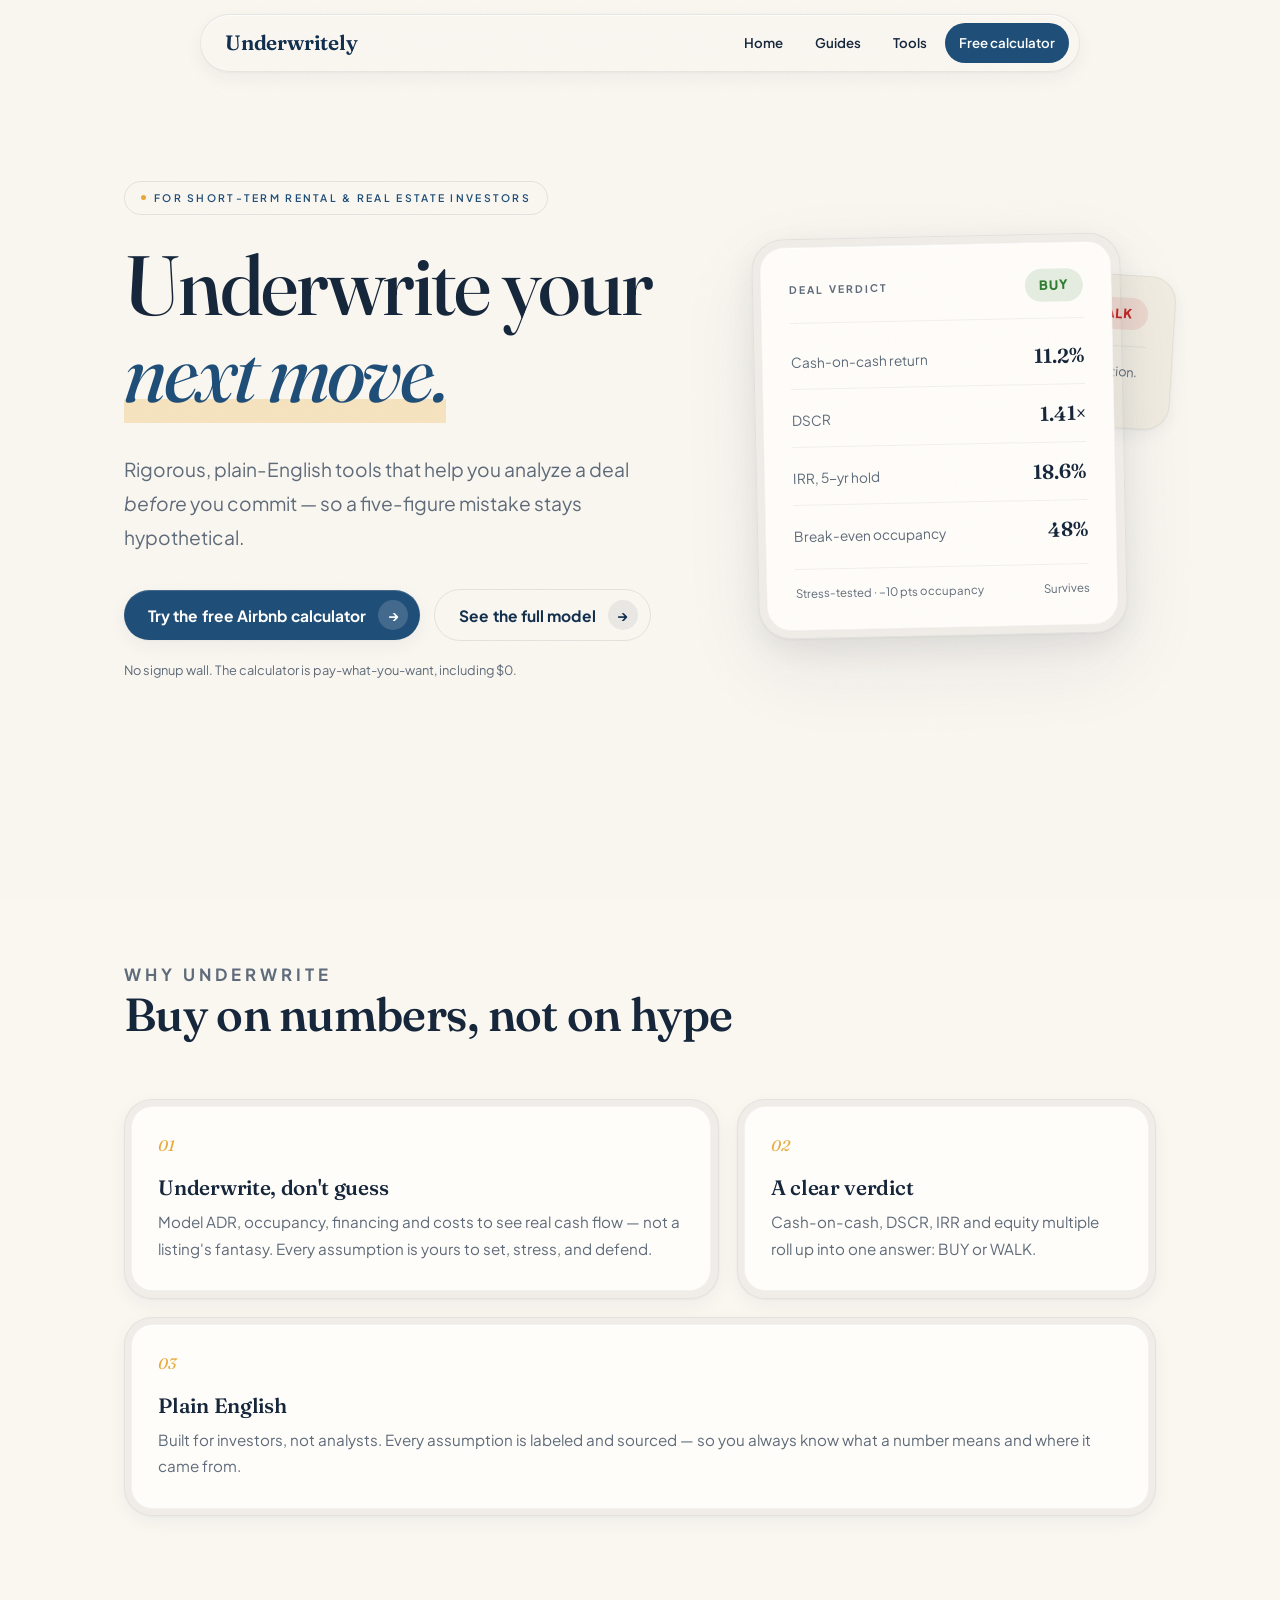
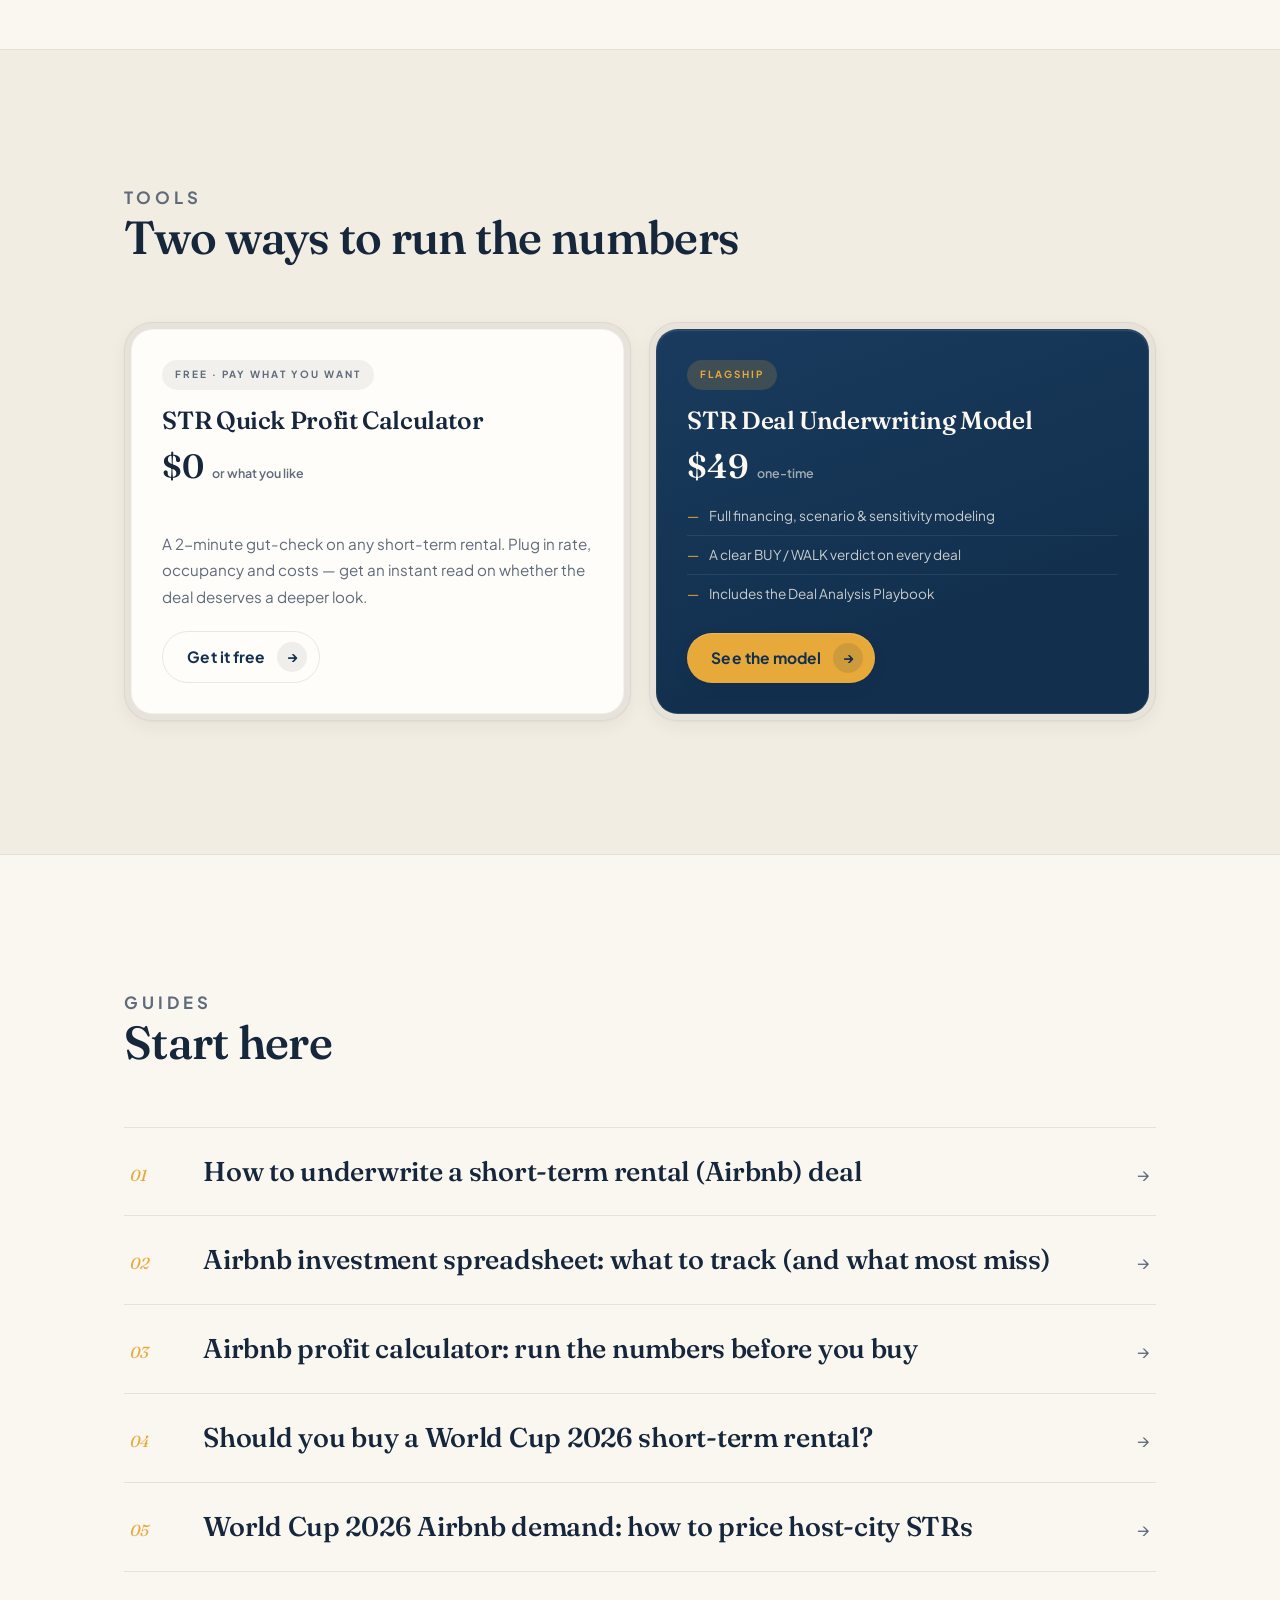
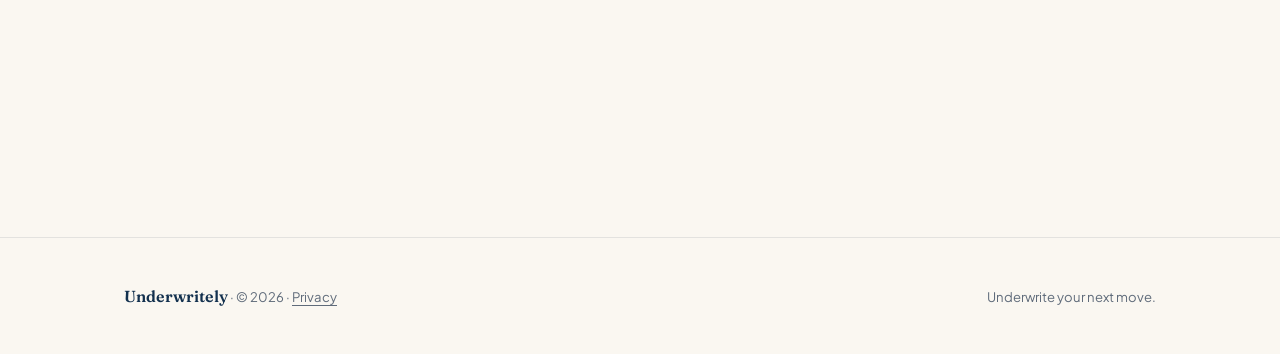
<file: index.html>
<!doctype html>
<html lang="en">
<head>
<meta name="p:domain_verify" content="285584bf2286c1b58783ba7874ae3edc"/>
<meta charset="utf-8">
<meta name="viewport" content="width=device-width,initial-scale=1">
<title>Underwritely — Underwrite Your Next Real Estate Move</title>
<meta name="description" content="Rigorous, plain-English tools that help investors underwrite short-term rental (Airbnb) and real estate deals before they commit — and avoid five-figure mistakes.">
<link rel="canonical" href="https://underwritely.github.io/">
<meta property="og:type" content="website">
<meta property="og:title" content="Underwritely — Underwrite your next move.">
<meta property="og:description" content="Decision-grade analysis tools for short-term rental and real estate investors.">
<meta property="og:url" content="https://underwritely.github.io/">
<meta name="twitter:card" content="summary_large_image">
<link rel="preconnect" href="https://fonts.googleapis.com">
<link rel="preconnect" href="https://fonts.gstatic.com" crossorigin>
<link href="https://fonts.googleapis.com/css2?family=Fraunces:ital,opsz,wght@0,9..144,400..700;1,9..144,400..700&family=Plus+Jakarta+Sans:wght@400..800&display=swap" rel="stylesheet">
<link rel="stylesheet" href="assets/style.css">
<script>document.documentElement.classList.add('js')</script>
<script type="application/ld+json">
{"@context":"https://schema.org","@type":"Organization","name":"Underwritely",
"url":"https://underwritely.github.io/","slogan":"Underwrite your next move.",
"description":"Decision-grade analysis tools for short-term rental and real estate investors."}
</script>
</head>
<body>
<header class="site"><div class="wrap">
  <a href="index.html"><span class="brandmark">Underwritely</span></a>
  <nav>
    <a href="index.html">Home</a>
    <a href="#guides">Guides</a>
    <a href="#tools">Tools</a>
    <a class="nav-cta" href="https://underwritely.gumroad.com/l/STRQuickProfitCalculator">Free calculator</a>
  </nav>
</div></header>

<main>
<section class="hero" aria-labelledby="hero-heading"><div class="wrap">
  <div class="hero-split">
    <div>
      <span class="pill reveal">For short-term rental &amp; real estate investors</span>
      <h1 id="hero-heading" class="reveal" style="--reveal-delay:.08s">Underwrite your <span class="accent">next move.</span></h1>
      <p class="lead reveal" style="--reveal-delay:.16s">Rigorous, plain-English tools that help you analyze a deal <em>before</em> you commit — so a five-figure mistake stays hypothetical.</p>
      <div class="hero-actions reveal" style="--reveal-delay:.24s">
        <a class="btn" href="https://underwritely.gumroad.com/l/STRQuickProfitCalculator">Try the free Airbnb calculator <span class="btn-ico">→</span></a>
        <a class="btn ghost" href="https://underwritely.gumroad.com/l/STRDealUnderwritingModel">See the full model <span class="btn-ico">→</span></a>
      </div>
      <p class="hero-note reveal" style="--reveal-delay:.3s">No signup wall. The calculator is pay-what-you-want, including $0.</p>
    </div>

    <div class="verdict-stack reveal" style="--reveal-delay:.2s" aria-hidden="true">
      <div class="verdict-back">
        <div class="verdict-head"><span>Deal Verdict</span><span class="verdict-chip">WALK</span></div>
        <p style="margin:14px 0 0">Break-even occupancy above projection. Margin of safety: none.</p>
      </div>
      <div class="shell verdict-shell"><div class="core verdict-card">
        <div class="verdict-head"><span>Deal Verdict</span><span class="verdict-chip">BUY</span></div>
        <ul class="verdict-metrics">
          <li><span>Cash-on-cash return</span><strong>11.2%</strong></li>
          <li><span>DSCR</span><strong>1.41×</strong></li>
          <li><span>IRR, 5-yr hold</span><strong>18.6%</strong></li>
          <li><span>Break-even occupancy</span><strong>48%</strong></li>
        </ul>
        <div class="verdict-foot"><span>Stress-tested · −10 pts occupancy</span><span>Survives</span></div>
      </div></div>
    </div>
  </div>
</div></section>

<section aria-labelledby="why-heading"><div class="wrap">
  <div class="section-head reveal">
    <p class="kicker">Why underwrite</p>
    <h2 id="why-heading">Buy on numbers, not on hype</h2>
  </div>
  <div class="grid">
    <div class="card span-7 reveal"><div class="card-core">
      <span class="card-no">01</span>
      <h3>Underwrite, don't guess</h3>
      <p>Model ADR, occupancy, financing and costs to see real cash flow — not a listing's fantasy. Every assumption is yours to set, stress, and defend.</p>
    </div></div>
    <div class="card span-5 reveal" style="--reveal-delay:.1s"><div class="card-core">
      <span class="card-no">02</span>
      <h3>A clear verdict</h3>
      <p>Cash-on-cash, DSCR, IRR and equity multiple roll up into one answer: BUY or WALK.</p>
    </div></div>
    <div class="card span-12 reveal" style="--reveal-delay:.15s"><div class="card-core">
      <span class="card-no">03</span>
      <h3>Plain English</h3>
      <p>Built for investors, not analysts. Every assumption is labeled and sourced — so you always know what a number means and where it came from.</p>
    </div></div>
  </div>
</div></section>

<section id="tools" class="tools-band" aria-labelledby="tools-heading"><div class="wrap">
  <div class="section-head reveal">
    <p class="kicker">Tools</p>
    <h2 id="tools-heading">Two ways to run the numbers</h2>
  </div>
  <div class="tool-grid">
    <div class="card tool reveal"><div class="card-core">
      <span class="tool-tag">Free · Pay what you want</span>
      <h3>STR Quick Profit Calculator</h3>
      <p class="price">$0<small>or what you like</small></p>
      <p>A 2-minute gut-check on any short-term rental. Plug in rate, occupancy and costs — get an instant read on whether the deal deserves a deeper look.</p>
      <a class="btn ghost" href="https://underwritely.gumroad.com/l/STRQuickProfitCalculator">Get it free <span class="btn-ico">→</span></a>
    </div></div>
    <div class="card tool flagship reveal" style="--reveal-delay:.1s"><div class="card-core">
      <span class="tool-tag">Flagship</span>
      <h3>STR Deal Underwriting Model</h3>
      <p class="price">$49<small>one-time</small></p>
      <ul class="tool-list">
        <li>Full financing, scenario &amp; sensitivity modeling</li>
        <li>A clear BUY / WALK verdict on every deal</li>
        <li>Includes the Deal Analysis Playbook</li>
      </ul>
      <a class="btn gold" href="https://underwritely.gumroad.com/l/STRDealUnderwritingModel">See the model <span class="btn-ico">→</span></a>
    </div></div>
  </div>
</div></section>

<section id="guides" aria-labelledby="guides-heading"><div class="wrap">
  <div class="section-head reveal">
    <p class="kicker">Guides</p>
    <h2 id="guides-heading">Start here</h2>
  </div>
  <div class="guide-list reveal">
    <a href="blog/how-to-underwrite-a-short-term-rental.html">
      <span class="guide-no">01</span>
      <span class="guide-title">How to underwrite a short-term rental (Airbnb) deal</span>
      <span class="guide-arrow">→</span>
    </a>
    <a href="blog/airbnb-investment-spreadsheet-what-to-track.html">
      <span class="guide-no">02</span>
      <span class="guide-title">Airbnb investment spreadsheet: what to track (and what most miss)</span>
      <span class="guide-arrow">→</span>
    </a>
    <a href="blog/airbnb-profit-calculator.html">
      <span class="guide-no">03</span>
      <span class="guide-title">Airbnb profit calculator: run the numbers before you buy</span>
      <span class="guide-arrow">→</span>
    </a>
    <a href="blog/should-you-buy-a-world-cup-2026-str.html">
      <span class="guide-no">04</span>
      <span class="guide-title">Should you buy a World Cup 2026 short-term rental?</span>
      <span class="guide-arrow">→</span>
    </a>
    <a href="blog/world-cup-2026-airbnb-demand.html">
      <span class="guide-no">05</span>
      <span class="guide-title">World Cup 2026 Airbnb demand: how to price host-city STRs</span>
      <span class="guide-arrow">→</span>
    </a>
  </div>
</div></section>
</main>

<footer class="site"><div class="wrap">
  <span><span class="foot-brand">Underwritely</span> · © 2026 · <a href="privacy.html">Privacy</a></span>
  <span>Underwrite your next move.</span>
</div></footer>

<script>
(function(){
  if(window.matchMedia('(prefers-reduced-motion: reduce)').matches){
    document.querySelectorAll('.reveal').forEach(function(el){el.classList.add('is-in')});
    return;
  }
  var io=new IntersectionObserver(function(entries){
    entries.forEach(function(e){
      if(e.isIntersecting){e.target.classList.add('is-in');io.unobserve(e.target)}
    });
  },{threshold:.12,rootMargin:'0px 0px -40px 0px'});
  document.querySelectorAll('.reveal').forEach(function(el){io.observe(el)});
})();
</script>
</body>
</html>
</file>
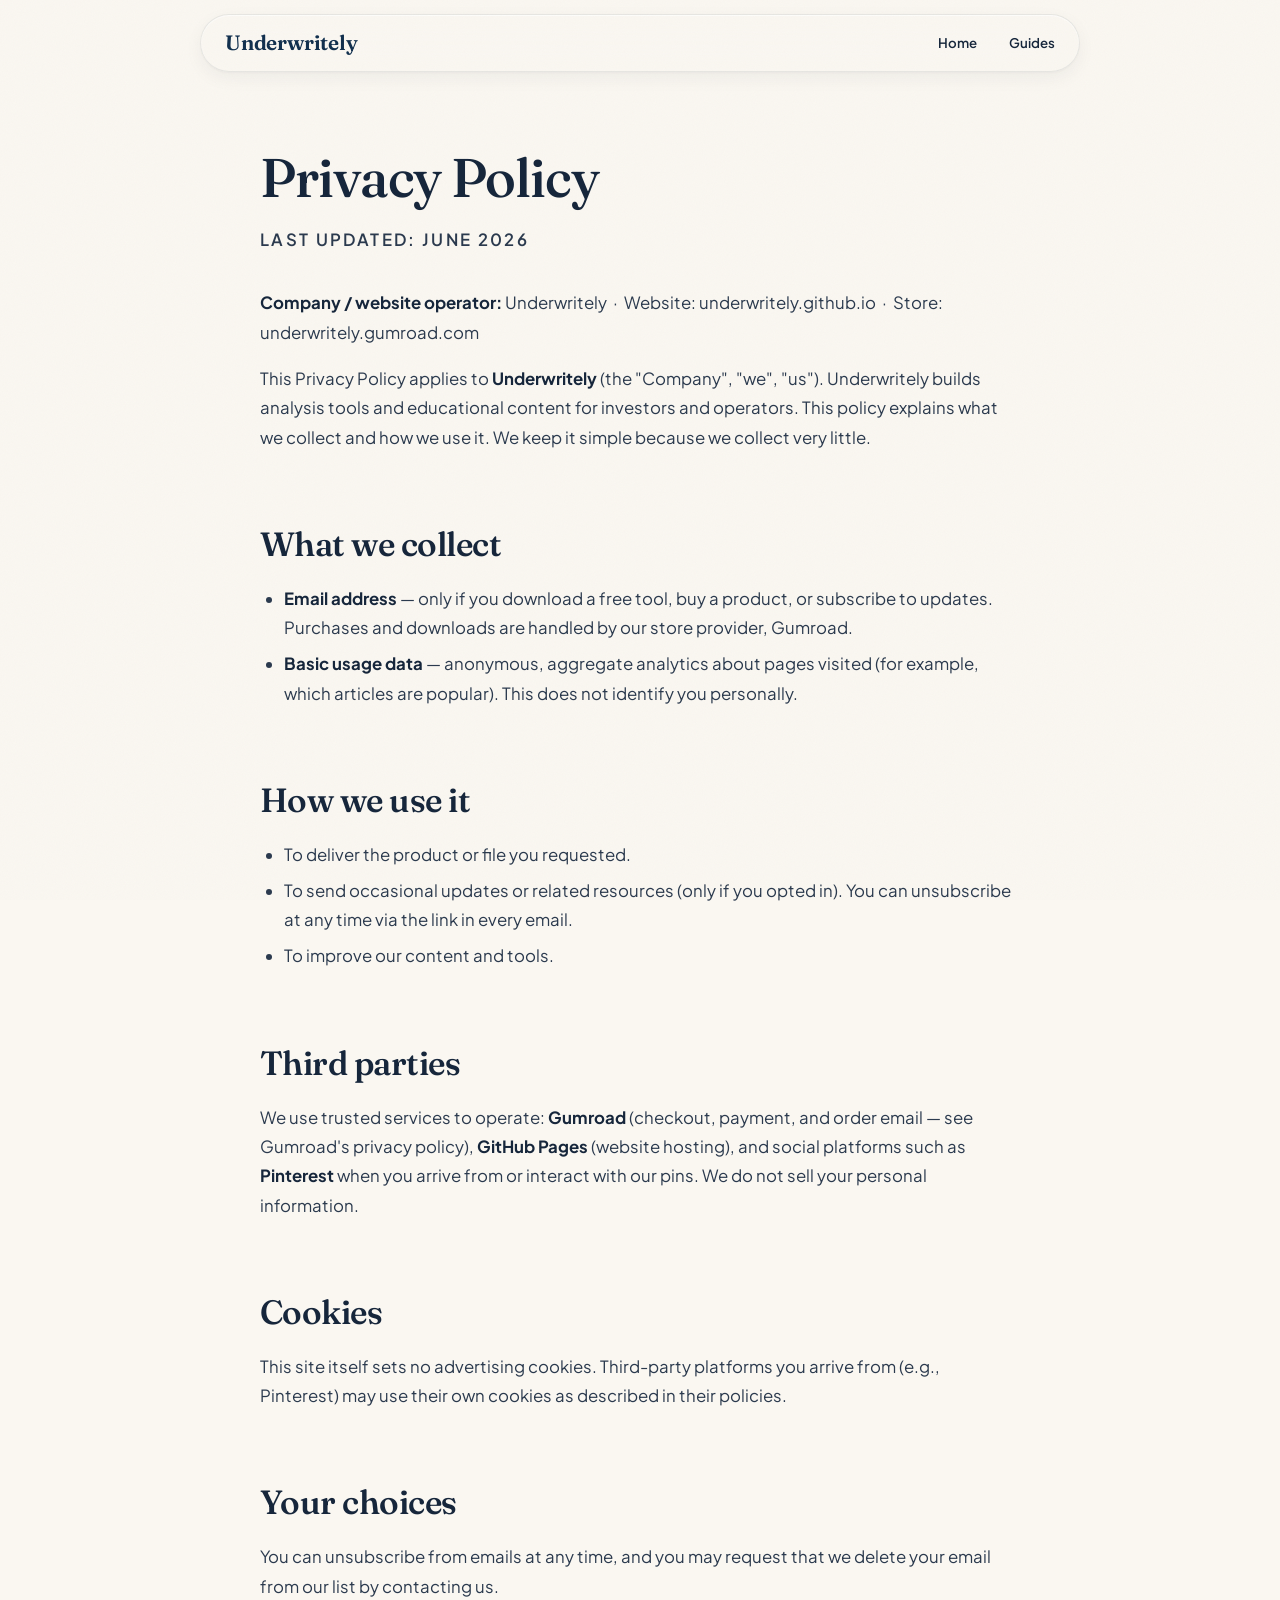
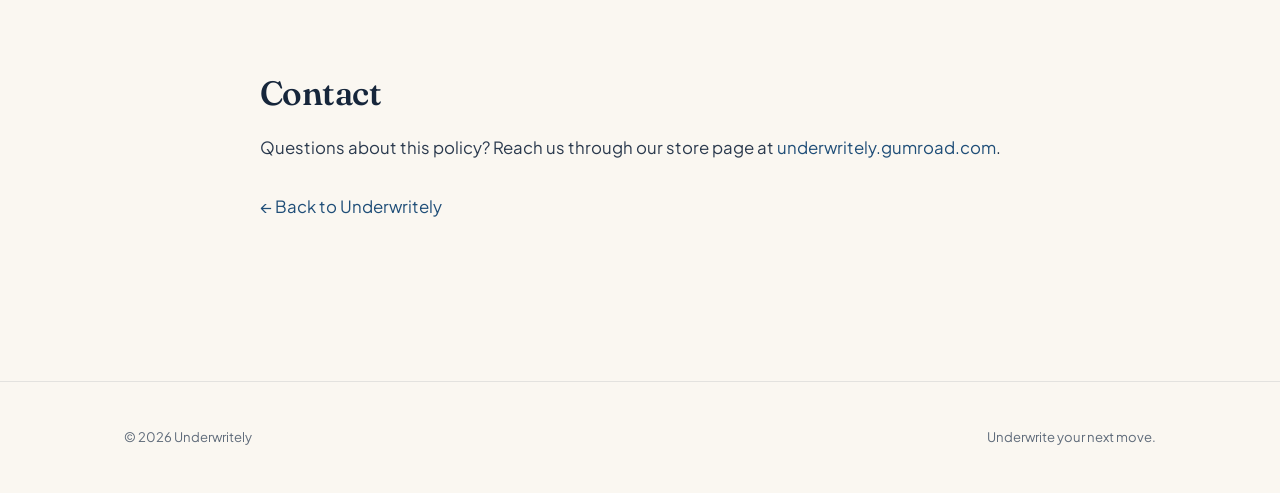
<file: privacy.html>
<!doctype html>
<html lang="en">
<head>
<meta charset="utf-8">
<meta name="viewport" content="width=device-width,initial-scale=1">
<title>Privacy Policy — Underwritely</title>
<meta name="description" content="Underwritely's privacy policy: what we collect, how we use it, and your choices.">
<link rel="canonical" href="https://underwritely.github.io/privacy.html">
<link rel="preconnect" href="https://fonts.googleapis.com">
<link rel="preconnect" href="https://fonts.gstatic.com" crossorigin>
<link href="https://fonts.googleapis.com/css2?family=Fraunces:ital,opsz,wght,9..144,400..700;1,9..144,400..700&family=Plus+Jakarta+Sans:wght..800&display=swap" rel="stylesheet">
<link rel="stylesheet" href="assets/style.css">
</head>
<body>
<header class="site"><div class="wrap">
  <a href="index.html"><span class="brandmark">Underwritely</span></a>
  <nav><a href="index.html">Home</a><a href="index.html#guides">Guides</a></nav>
</div></header>

<div class="wrap"><article class="post">
<h1>Privacy Policy</h1>
<p class="meta">Last updated: June 2026</p>

<p><strong>Company / website operator:</strong> Underwritely &nbsp;·&nbsp; Website: underwritely.github.io &nbsp;·&nbsp; Store: underwritely.gumroad.com</p>

<p>This Privacy Policy applies to <strong>Underwritely</strong> (the "Company", "we", "us"). Underwritely builds analysis tools and educational content for investors and operators. This policy explains what we collect and how we use it. We keep it simple because we collect very little.</p>

<h2>What we collect</h2>
<ul>
<li><strong>Email address</strong> — only if you download a free tool, buy a product, or subscribe to updates. Purchases and downloads are handled by our store provider, Gumroad.</li>
<li><strong>Basic usage data</strong> — anonymous, aggregate analytics about pages visited (for example, which articles are popular). This does not identify you personally.</li>
</ul>

<h2>How we use it</h2>
<ul>
<li>To deliver the product or file you requested.</li>
<li>To send occasional updates or related resources (only if you opted in). You can unsubscribe at any time via the link in every email.</li>
<li>To improve our content and tools.</li>
</ul>

<h2>Third parties</h2>
<p>We use trusted services to operate: <strong>Gumroad</strong> (checkout, payment, and order email — see Gumroad's privacy policy), <strong>GitHub Pages</strong> (website hosting), and social platforms such as <strong>Pinterest</strong> when you arrive from or interact with our pins. We do not sell your personal information.</p>

<h2>Cookies</h2>
<p>This site itself sets no advertising cookies. Third-party platforms you arrive from (e.g., Pinterest) may use their own cookies as described in their policies.</p>

<h2>Your choices</h2>
<p>You can unsubscribe from emails at any time, and you may request that we delete your email from our list by contacting us.</p>

<h2>Contact</h2>
<p>Questions about this policy? Reach us through our store page at <a href="https://underwritely.gumroad.com/">underwritely.gumroad.com</a>.</p>

<p style="margin-top:30px"><a href="index.html">← Back to Underwritely</a></p>
</article></div>

<footer class="site"><div class="wrap">
  <span>© 2026 Underwritely</span><span>Underwrite your next move.</span>
</div></footer>
</body>
</html>
</file>
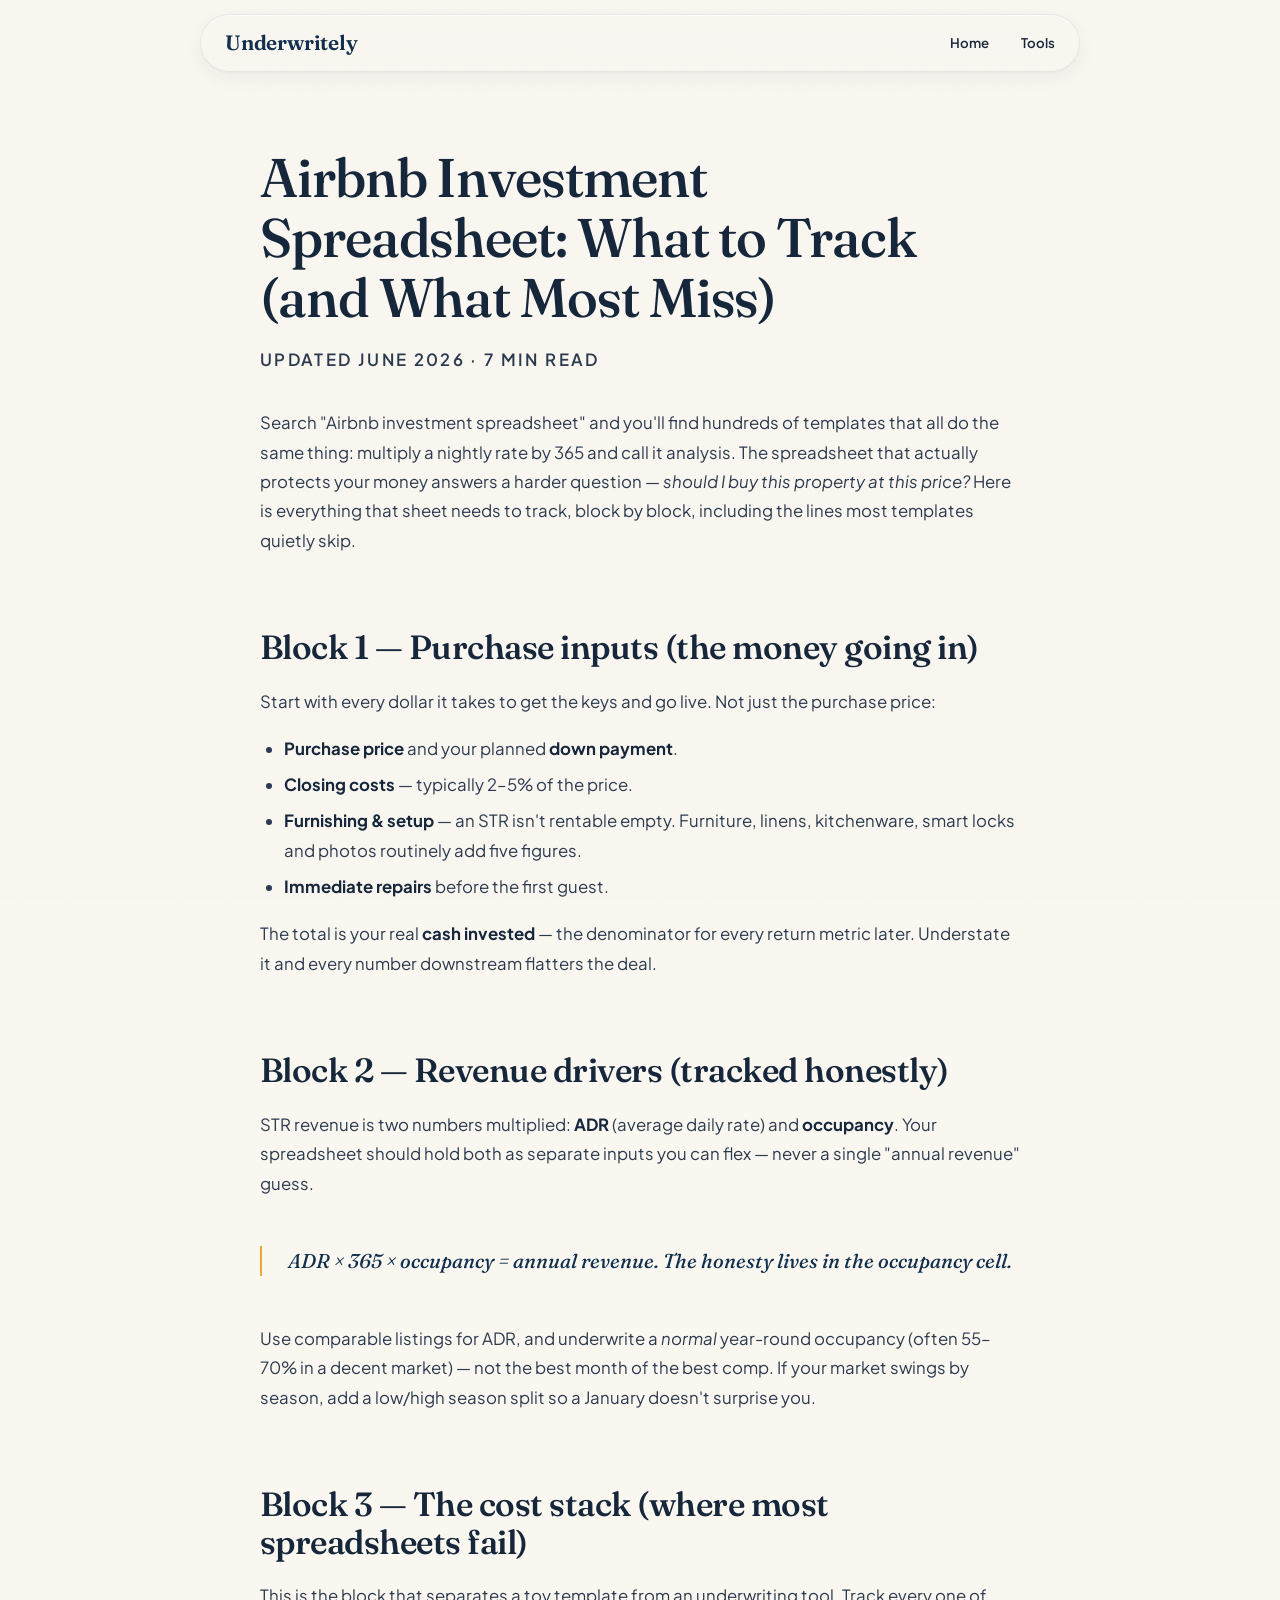
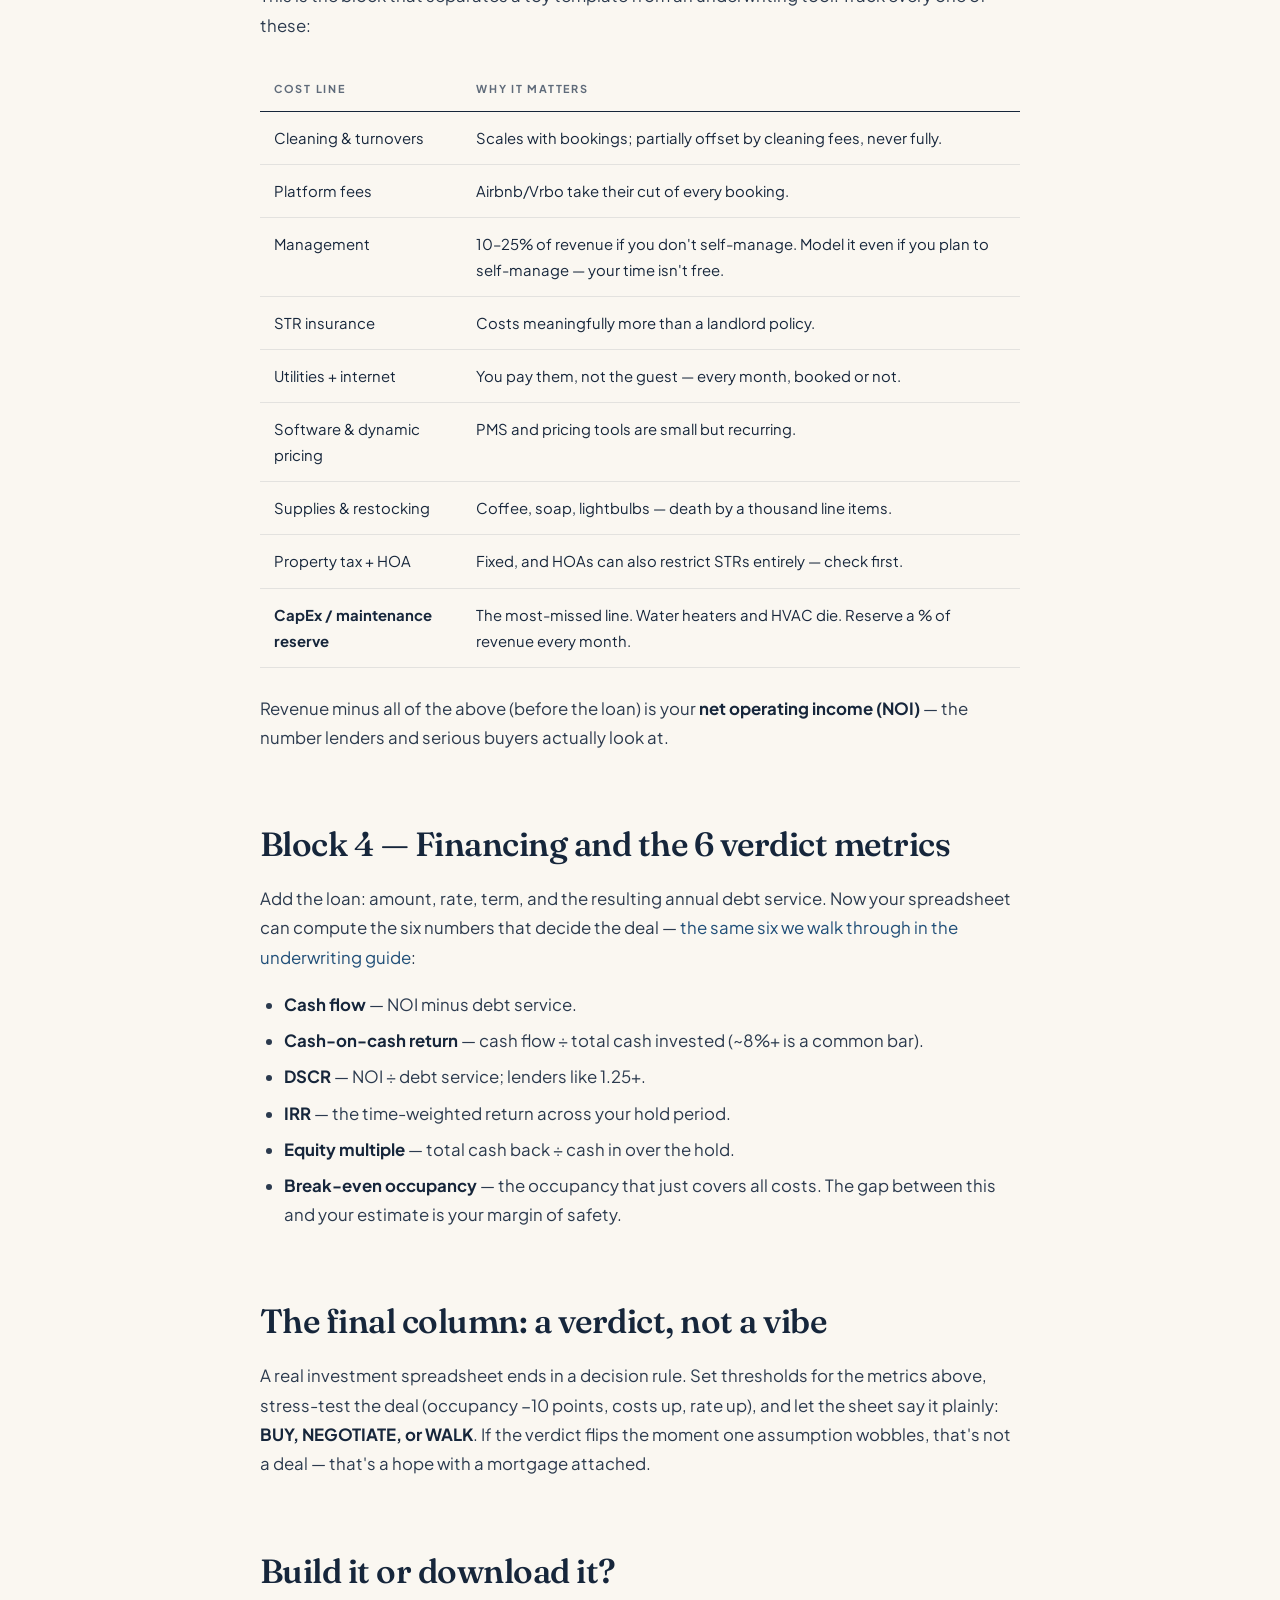
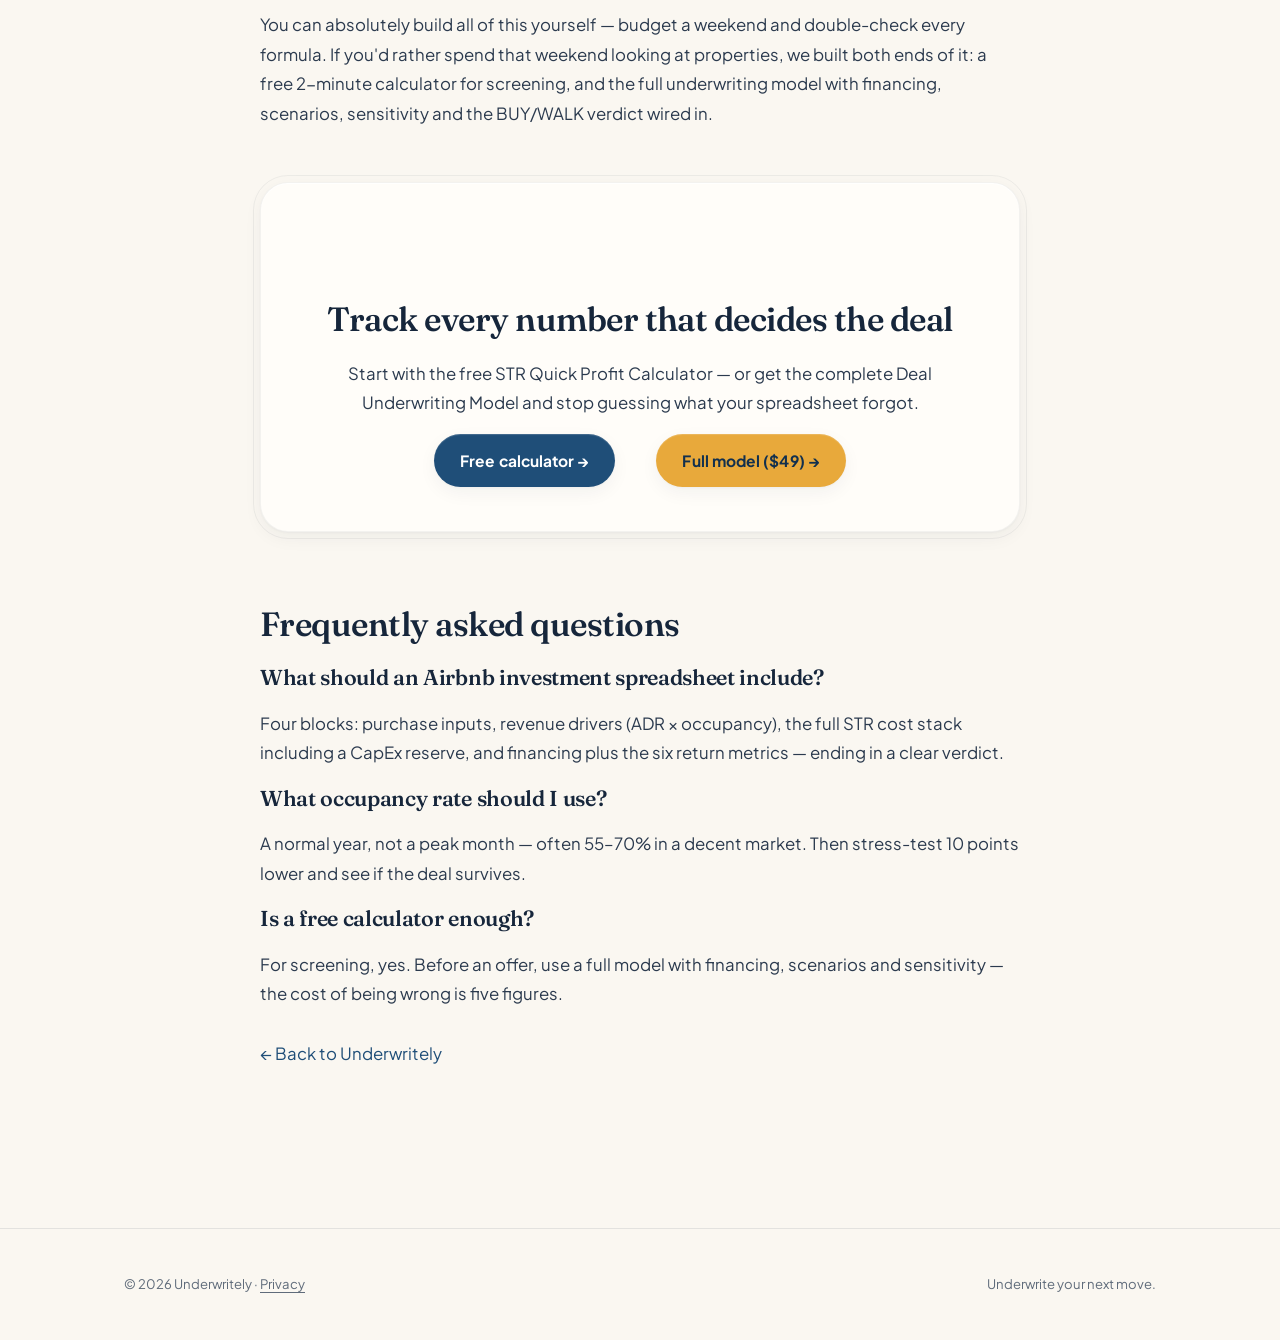
<file: blog/airbnb-investment-spreadsheet-what-to-track.html>
<!doctype html>
<html lang="en">
<head>
<meta charset="utf-8">
<meta name="viewport" content="width=device-width,initial-scale=1">
<title>Airbnb Investment Spreadsheet: What to Track (and What Most Miss)</title>
<meta name="description" content="Every line an Airbnb investment spreadsheet should track — revenue drivers, the STR-specific costs most templates miss, financing, and the 6 return metrics that decide BUY or WALK.">
<link rel="canonical" href="https://underwritely.github.io/blog/airbnb-investment-spreadsheet-what-to-track.html">
<meta property="og:type" content="article">
<meta property="og:title" content="Airbnb Investment Spreadsheet: What to Track (and What Most Miss)">
<meta property="og:description" content="The complete checklist of inputs, costs and return metrics your STR spreadsheet needs before you buy.">
<meta property="og:url" content="https://underwritely.github.io/blog/airbnb-investment-spreadsheet-what-to-track.html">
<link rel="preconnect" href="https://fonts.googleapis.com">
<link rel="preconnect" href="https://fonts.gstatic.com" crossorigin>
<link href="https://fonts.googleapis.com/css2?family=Fraunces:ital,opsz,wght,9..144,400..700;1,9..144,400..700&family=Plus+Jakarta+Sans:wght..800&display=swap" rel="stylesheet">
<link rel="stylesheet" href="../assets/style.css">
<script type="application/ld+json">
{"@context":"https://schema.org","@type":"Article",
"headline":"Airbnb Investment Spreadsheet: What to Track (and What Most Miss)",
"description":"Every line an Airbnb investment spreadsheet should track before you buy.",
"author":{"@type":"Organization","name":"Underwritely"},
"publisher":{"@type":"Organization","name":"Underwritely"},
"datePublished":"2026-06-10","dateModified":"2026-06-10",
"mainEntityOfPage":"https://underwritely.github.io/blog/airbnb-investment-spreadsheet-what-to-track.html"}
</script>
<script type="application/ld+json">
{"@context":"https://schema.org","@type":"FAQPage","mainEntity":[
{"@type":"Question","name":"What should an Airbnb investment spreadsheet include?",
"acceptedAnswer":{"@type":"Answer","text":"Four blocks: purchase inputs (price, closing costs, furnishing), revenue drivers (ADR and a realistic year-round occupancy), the full STR cost stack (cleaning, platform fees, STR insurance, management, utilities, a CapEx reserve), and financing plus return metrics — cash-on-cash, DSCR, IRR, equity multiple and break-even occupancy."}},
{"@type":"Question","name":"What occupancy rate should I use in my spreadsheet?",
"acceptedAnswer":{"@type":"Answer","text":"Underwrite a normal year, not a peak month. In many decent markets that means roughly 55–70% — and then stress-test the deal 10 points lower to see if it still survives."}},
{"@type":"Question","name":"Is a free Airbnb calculator enough, or do I need a full model?",
"acceptedAnswer":{"@type":"Answer","text":"A free calculator is a fast first filter — great for screening deals in minutes. Before you write an offer, you want a full underwriting model with financing, scenarios and sensitivity so the verdict survives a bad year, not just a good one."}}
]}
</script>
</head>
<body>
<header class="site"><div class="wrap">
  <a href="../index.html"><span class="brandmark">Underwritely</span></a>
  <nav><a href="../index.html">Home</a><a href="../index.html#tools">Tools</a></nav>
</div></header>

<div class="wrap"><article class="post">
<h1>Airbnb Investment Spreadsheet: What to Track (and What Most Miss)</h1>
<p class="meta">Updated June 2026 · 7 min read</p>

<p>Search "Airbnb investment spreadsheet" and you'll find hundreds of templates that all do the same thing: multiply a nightly rate by 365 and call it analysis. The spreadsheet that actually protects your money answers a harder question — <em>should I buy this property at this price?</em> Here is everything that sheet needs to track, block by block, including the lines most templates quietly skip.</p>

<h2>Block 1 — Purchase inputs (the money going in)</h2>
<p>Start with every dollar it takes to get the keys and go live. Not just the purchase price:</p>
<ul>
<li><strong>Purchase price</strong> and your planned <strong>down payment</strong>.</li>
<li><strong>Closing costs</strong> — typically 2–5% of the price.</li>
<li><strong>Furnishing &amp; setup</strong> — an STR isn't rentable empty. Furniture, linens, kitchenware, smart locks and photos routinely add five figures.</li>
<li><strong>Immediate repairs</strong> before the first guest.</li>
</ul>
<p>The total is your real <strong>cash invested</strong> — the denominator for every return metric later. Understate it and every number downstream flatters the deal.</p>

<h2>Block 2 — Revenue drivers (tracked honestly)</h2>
<p>STR revenue is two numbers multiplied: <strong>ADR</strong> (average daily rate) and <strong>occupancy</strong>. Your spreadsheet should hold both as separate inputs you can flex — never a single "annual revenue" guess.</p>
<blockquote>ADR × 365 × occupancy = annual revenue. The honesty lives in the occupancy cell.</blockquote>
<p>Use comparable listings for ADR, and underwrite a <em>normal</em> year-round occupancy (often 55–70% in a decent market) — not the best month of the best comp. If your market swings by season, add a low/high season split so a January doesn't surprise you.</p>

<h2>Block 3 — The cost stack (where most spreadsheets fail)</h2>
<p>This is the block that separates a toy template from an underwriting tool. Track every one of these:</p>
<table>
<tr><th>Cost line</th><th>Why it matters</th></tr>
<tr><td>Cleaning &amp; turnovers</td><td>Scales with bookings; partially offset by cleaning fees, never fully.</td></tr>
<tr><td>Platform fees</td><td>Airbnb/Vrbo take their cut of every booking.</td></tr>
<tr><td>Management</td><td>10–25% of revenue if you don't self-manage. Model it even if you plan to self-manage — your time isn't free.</td></tr>
<tr><td>STR insurance</td><td>Costs meaningfully more than a landlord policy.</td></tr>
<tr><td>Utilities + internet</td><td>You pay them, not the guest — every month, booked or not.</td></tr>
<tr><td>Software &amp; dynamic pricing</td><td>PMS and pricing tools are small but recurring.</td></tr>
<tr><td>Supplies &amp; restocking</td><td>Coffee, soap, lightbulbs — death by a thousand line items.</td></tr>
<tr><td>Property tax + HOA</td><td>Fixed, and HOAs can also restrict STRs entirely — check first.</td></tr>
<tr><td><strong>CapEx / maintenance reserve</strong></td><td>The most-missed line. Water heaters and HVAC die. Reserve a % of revenue every month.</td></tr>
</table>
<p>Revenue minus all of the above (before the loan) is your <strong>net operating income (NOI)</strong> — the number lenders and serious buyers actually look at.</p>

<h2>Block 4 — Financing and the 6 verdict metrics</h2>
<p>Add the loan: amount, rate, term, and the resulting annual debt service. Now your spreadsheet can compute the six numbers that decide the deal — <a href="how-to-underwrite-a-short-term-rental.html">the same six we walk through in the underwriting guide</a>:</p>
<ul>
<li><strong>Cash flow</strong> — NOI minus debt service.</li>
<li><strong>Cash-on-cash return</strong> — cash flow ÷ total cash invested (~8%+ is a common bar).</li>
<li><strong>DSCR</strong> — NOI ÷ debt service; lenders like 1.25+.</li>
<li><strong>IRR</strong> — the time-weighted return across your hold period.</li>
<li><strong>Equity multiple</strong> — total cash back ÷ cash in over the hold.</li>
<li><strong>Break-even occupancy</strong> — the occupancy that just covers all costs. The gap between this and your estimate is your margin of safety.</li>
</ul>

<h2>The final column: a verdict, not a vibe</h2>
<p>A real investment spreadsheet ends in a decision rule. Set thresholds for the metrics above, stress-test the deal (occupancy −10 points, costs up, rate up), and let the sheet say it plainly: <strong>BUY, NEGOTIATE, or WALK</strong>. If the verdict flips the moment one assumption wobbles, that's not a deal — that's a hope with a mortgage attached.</p>

<h2>Build it or download it?</h2>
<p>You can absolutely build all of this yourself — budget a weekend and double-check every formula. If you'd rather spend that weekend looking at properties, we built both ends of it: a free 2-minute calculator for screening, and the full underwriting model with financing, scenarios, sensitivity and the BUY/WALK verdict wired in.</p>

<div class="cta">
  <h2>Track every number that decides the deal</h2>
  <p>Start with the free STR Quick Profit Calculator — or get the complete Deal Underwriting Model and stop guessing what your spreadsheet forgot.</p>
  <p><a class="btn" href="https://underwritely.gumroad.com/l/STRQuickProfitCalculator">Free calculator →</a>　<a class="btn gold" href="https://underwritely.gumroad.com/l/STRDealUnderwritingModel">Full model ($49) →</a></p>
</div>

<h2>Frequently asked questions</h2>
<h3>What should an Airbnb investment spreadsheet include?</h3>
<p>Four blocks: purchase inputs, revenue drivers (ADR × occupancy), the full STR cost stack including a CapEx reserve, and financing plus the six return metrics — ending in a clear verdict.</p>
<h3>What occupancy rate should I use?</h3>
<p>A normal year, not a peak month — often 55–70% in a decent market. Then stress-test 10 points lower and see if the deal survives.</p>
<h3>Is a free calculator enough?</h3>
<p>For screening, yes. Before an offer, use a full model with financing, scenarios and sensitivity — the cost of being wrong is five figures.</p>

<p style="margin-top:30px"><a href="../index.html">← Back to Underwritely</a></p>
</article></div>

<footer class="site"><div class="wrap">
  <span>© 2026 Underwritely · <a href="../privacy.html">Privacy</a></span><span>Underwrite your next move.</span>
</div></footer>
</body>
</html>
</file>
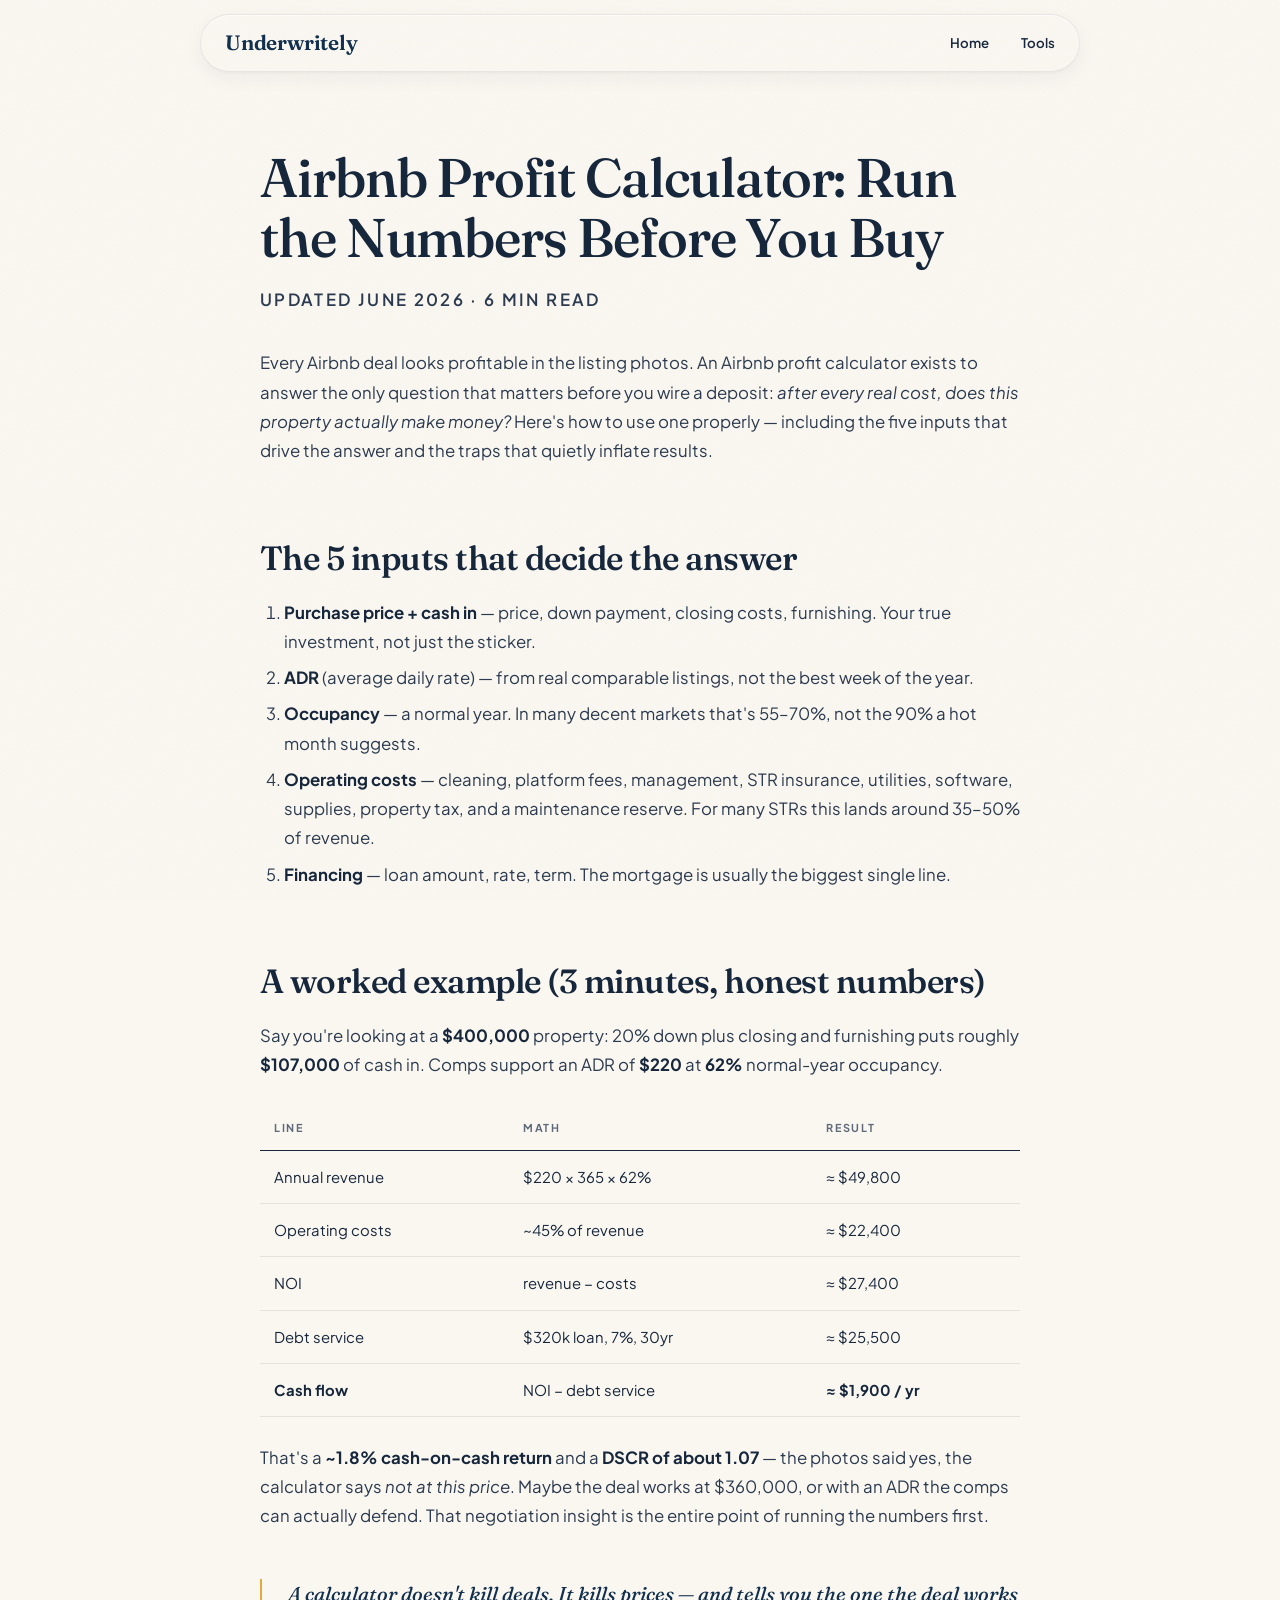
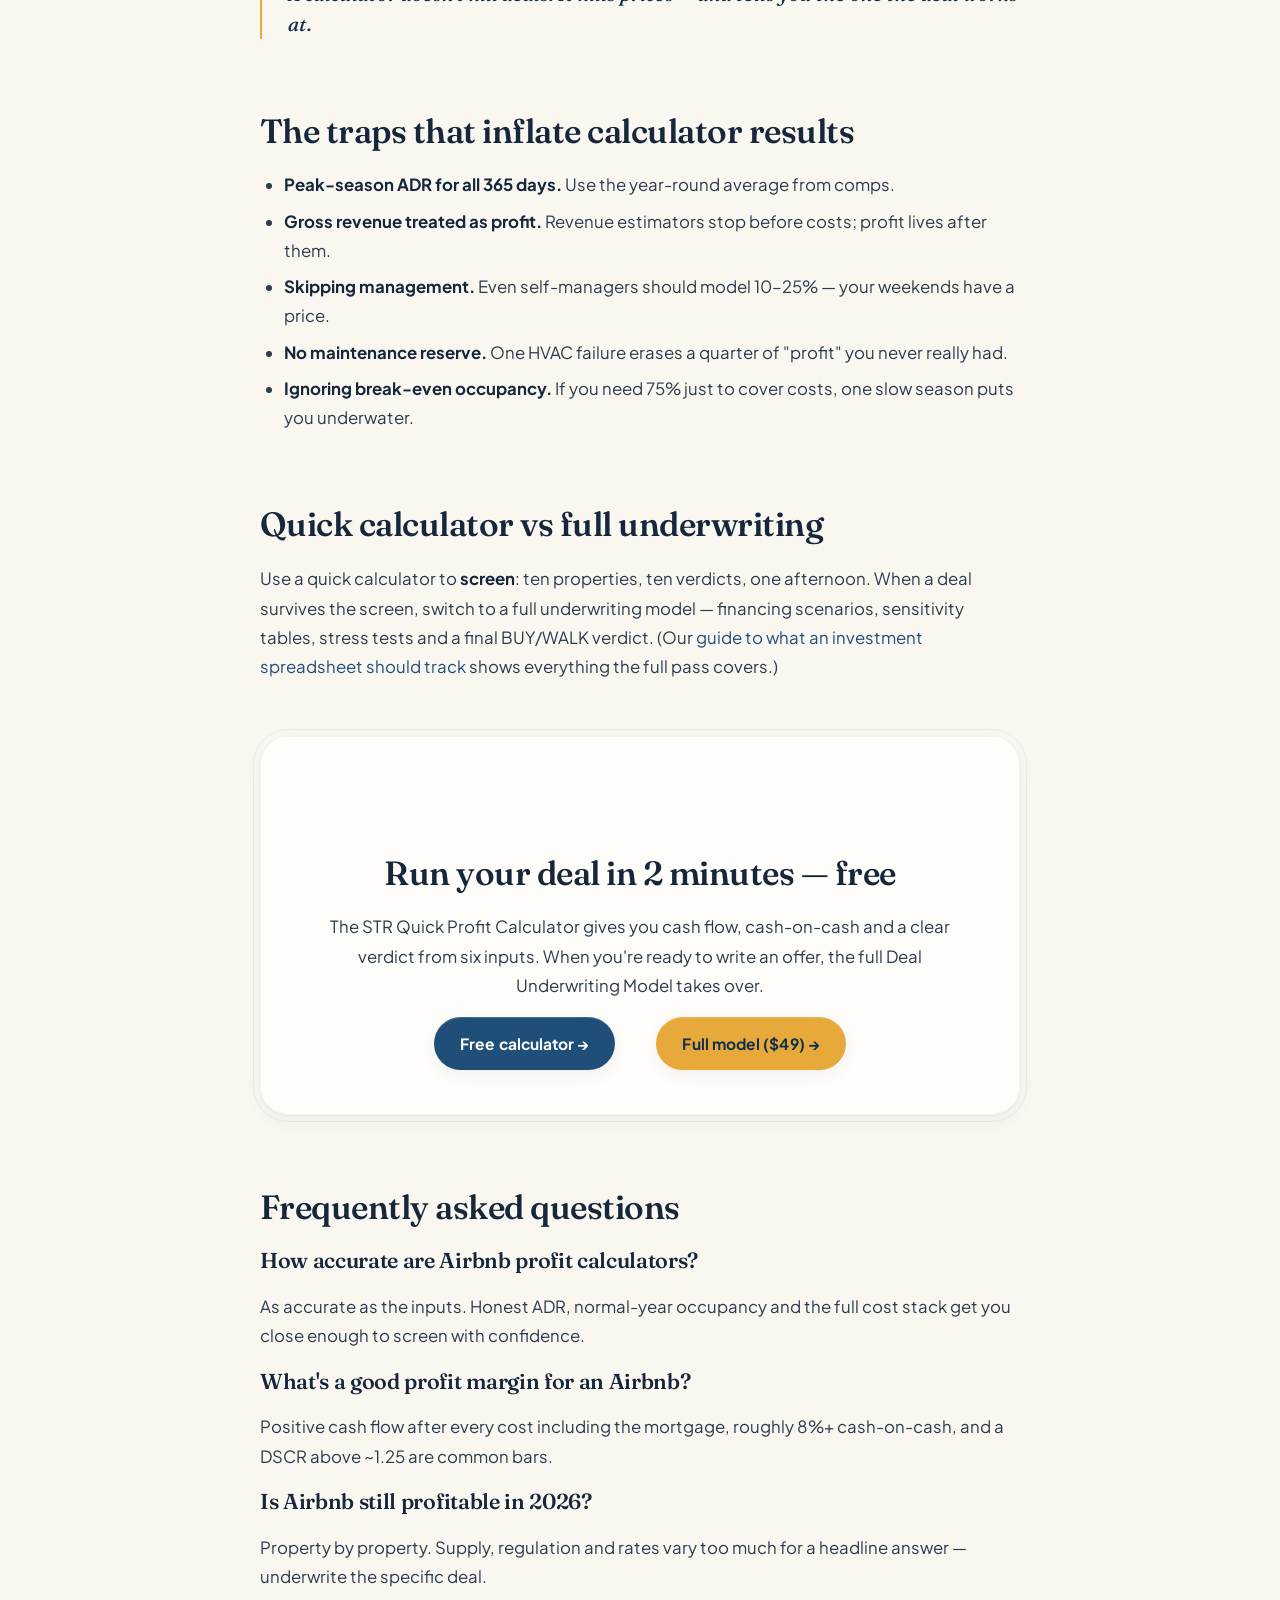
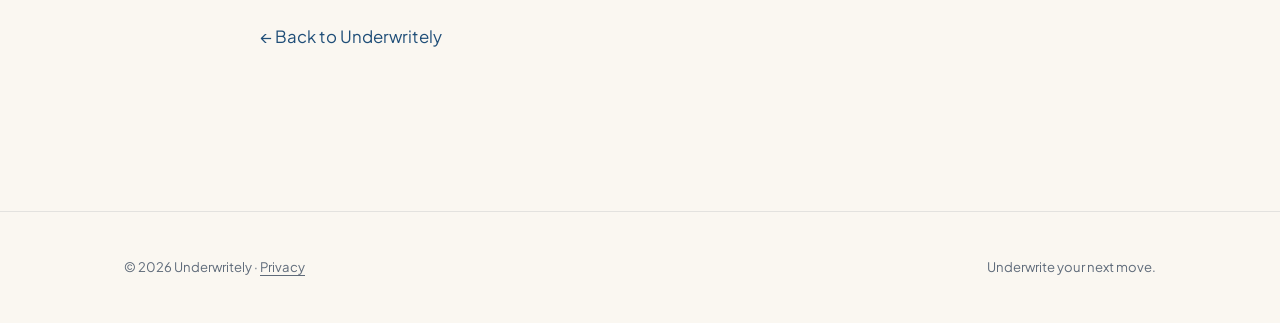
<file: blog/airbnb-profit-calculator.html>
<!doctype html>
<html lang="en">
<head>
<meta charset="utf-8">
<meta name="viewport" content="width=device-width,initial-scale=1">
<title>Airbnb Profit Calculator: Run the Numbers Before You Buy (Free)</title>
<meta name="description" content="How to use an Airbnb profit calculator the right way: the 5 inputs that drive the answer, a worked example, the traps that inflate results, and a free STR calculator.">
<link rel="canonical" href="https://underwritely.github.io/blog/airbnb-profit-calculator.html">
<meta property="og:type" content="article">
<meta property="og:title" content="Airbnb Profit Calculator: Run the Numbers Before You Buy">
<meta property="og:description" content="The 5 inputs that decide Airbnb profit, a worked example, and a free calculator.">
<meta property="og:url" content="https://underwritely.github.io/blog/airbnb-profit-calculator.html">
<link rel="preconnect" href="https://fonts.googleapis.com">
<link rel="preconnect" href="https://fonts.gstatic.com" crossorigin>
<link href="https://fonts.googleapis.com/css2?family=Fraunces:ital,opsz,wght,9..144,400..700;1,9..144,400..700&family=Plus+Jakarta+Sans:wght..800&display=swap" rel="stylesheet">
<link rel="stylesheet" href="../assets/style.css">
<script type="application/ld+json">
{"@context":"https://schema.org","@type":"Article",
"headline":"Airbnb Profit Calculator: Run the Numbers Before You Buy",
"description":"How to use an Airbnb profit calculator the right way, with a worked example.",
"author":{"@type":"Organization","name":"Underwritely"},
"publisher":{"@type":"Organization","name":"Underwritely"},
"datePublished":"2026-06-10","dateModified":"2026-06-10",
"mainEntityOfPage":"https://underwritely.github.io/blog/airbnb-profit-calculator.html"}
</script>
<script type="application/ld+json">
{"@context":"https://schema.org","@type":"FAQPage","mainEntity":[
{"@type":"Question","name":"How accurate are Airbnb profit calculators?",
"acceptedAnswer":{"@type":"Answer","text":"As accurate as the inputs. A calculator with honest ADR, a normal-year occupancy and the full cost stack gets you close enough to screen deals. Calculators mislead when fed peak-season rates and no expenses — that's a user problem, not a math problem."}},
{"@type":"Question","name":"What is a good profit margin for an Airbnb?",
"acceptedAnswer":{"@type":"Answer","text":"Most investors look for positive cash flow after every cost including the mortgage, a cash-on-cash return around 8% or better, and a DSCR above roughly 1.25. A property that only breaks even at full occupancy has no margin of safety."}},
{"@type":"Question","name":"Is Airbnb still profitable in 2026?",
"acceptedAnswer":{"@type":"Answer","text":"In some markets and at some prices, yes — but it is property-by-property. Supply, regulation and rates vary so much that the only useful answer comes from underwriting the specific deal, not the headline."}}
]}
</script>
</head>
<body>
<header class="site"><div class="wrap">
  <a href="../index.html"><span class="brandmark">Underwritely</span></a>
  <nav><a href="../index.html">Home</a><a href="../index.html#tools">Tools</a></nav>
</div></header>

<div class="wrap"><article class="post">
<h1>Airbnb Profit Calculator: Run the Numbers Before You Buy</h1>
<p class="meta">Updated June 2026 · 6 min read</p>

<p>Every Airbnb deal looks profitable in the listing photos. An Airbnb profit calculator exists to answer the only question that matters before you wire a deposit: <em>after every real cost, does this property actually make money?</em> Here's how to use one properly — including the five inputs that drive the answer and the traps that quietly inflate results.</p>

<h2>The 5 inputs that decide the answer</h2>
<ol>
<li><strong>Purchase price + cash in</strong> — price, down payment, closing costs, furnishing. Your true investment, not just the sticker.</li>
<li><strong>ADR</strong> (average daily rate) — from real comparable listings, not the best week of the year.</li>
<li><strong>Occupancy</strong> — a normal year. In many decent markets that's 55–70%, not the 90% a hot month suggests.</li>
<li><strong>Operating costs</strong> — cleaning, platform fees, management, STR insurance, utilities, software, supplies, property tax, and a maintenance reserve. For many STRs this lands around 35–50% of revenue.</li>
<li><strong>Financing</strong> — loan amount, rate, term. The mortgage is usually the biggest single line.</li>
</ol>

<h2>A worked example (3 minutes, honest numbers)</h2>
<p>Say you're looking at a <strong>$400,000</strong> property: 20% down plus closing and furnishing puts roughly <strong>$107,000</strong> of cash in. Comps support an ADR of <strong>$220</strong> at <strong>62%</strong> normal-year occupancy.</p>
<table>
<tr><th>Line</th><th>Math</th><th>Result</th></tr>
<tr><td>Annual revenue</td><td>$220 × 365 × 62%</td><td>≈ $49,800</td></tr>
<tr><td>Operating costs</td><td>~45% of revenue</td><td>≈ $22,400</td></tr>
<tr><td>NOI</td><td>revenue − costs</td><td>≈ $27,400</td></tr>
<tr><td>Debt service</td><td>$320k loan, 7%, 30yr</td><td>≈ $25,500</td></tr>
<tr><td><strong>Cash flow</strong></td><td>NOI − debt service</td><td><strong>≈ $1,900 / yr</strong></td></tr>
</table>
<p>That's a <strong>~1.8% cash-on-cash return</strong> and a <strong>DSCR of about 1.07</strong> — the photos said yes, the calculator says <em>not at this price</em>. Maybe the deal works at $360,000, or with an ADR the comps can actually defend. That negotiation insight is the entire point of running the numbers first.</p>

<blockquote>A calculator doesn't kill deals. It kills <em>prices</em> — and tells you the one the deal works at.</blockquote>

<h2>The traps that inflate calculator results</h2>
<ul>
<li><strong>Peak-season ADR for all 365 days.</strong> Use the year-round average from comps.</li>
<li><strong>Gross revenue treated as profit.</strong> Revenue estimators stop before costs; profit lives after them.</li>
<li><strong>Skipping management.</strong> Even self-managers should model 10–25% — your weekends have a price.</li>
<li><strong>No maintenance reserve.</strong> One HVAC failure erases a quarter of "profit" you never really had.</li>
<li><strong>Ignoring break-even occupancy.</strong> If you need 75% just to cover costs, one slow season puts you underwater.</li>
</ul>

<h2>Quick calculator vs full underwriting</h2>
<p>Use a quick calculator to <strong>screen</strong>: ten properties, ten verdicts, one afternoon. When a deal survives the screen, switch to a full underwriting model — financing scenarios, sensitivity tables, stress tests and a final BUY/WALK verdict. (Our <a href="airbnb-investment-spreadsheet-what-to-track.html">guide to what an investment spreadsheet should track</a> shows everything the full pass covers.)</p>

<div class="cta">
  <h2>Run your deal in 2 minutes — free</h2>
  <p>The STR Quick Profit Calculator gives you cash flow, cash-on-cash and a clear verdict from six inputs. When you're ready to write an offer, the full Deal Underwriting Model takes over.</p>
  <p><a class="btn" href="https://underwritely.gumroad.com/l/STRQuickProfitCalculator">Free calculator →</a>　<a class="btn gold" href="https://underwritely.gumroad.com/l/STRDealUnderwritingModel">Full model ($49) →</a></p>
</div>

<h2>Frequently asked questions</h2>
<h3>How accurate are Airbnb profit calculators?</h3>
<p>As accurate as the inputs. Honest ADR, normal-year occupancy and the full cost stack get you close enough to screen with confidence.</p>
<h3>What's a good profit margin for an Airbnb?</h3>
<p>Positive cash flow after every cost including the mortgage, roughly 8%+ cash-on-cash, and a DSCR above ~1.25 are common bars.</p>
<h3>Is Airbnb still profitable in 2026?</h3>
<p>Property by property. Supply, regulation and rates vary too much for a headline answer — underwrite the specific deal.</p>

<p style="margin-top:30px"><a href="../index.html">← Back to Underwritely</a></p>
</article></div>

<footer class="site"><div class="wrap">
  <span>© 2026 Underwritely · <a href="../privacy.html">Privacy</a></span><span>Underwrite your next move.</span>
</div></footer>
</body>
</html>
</file>
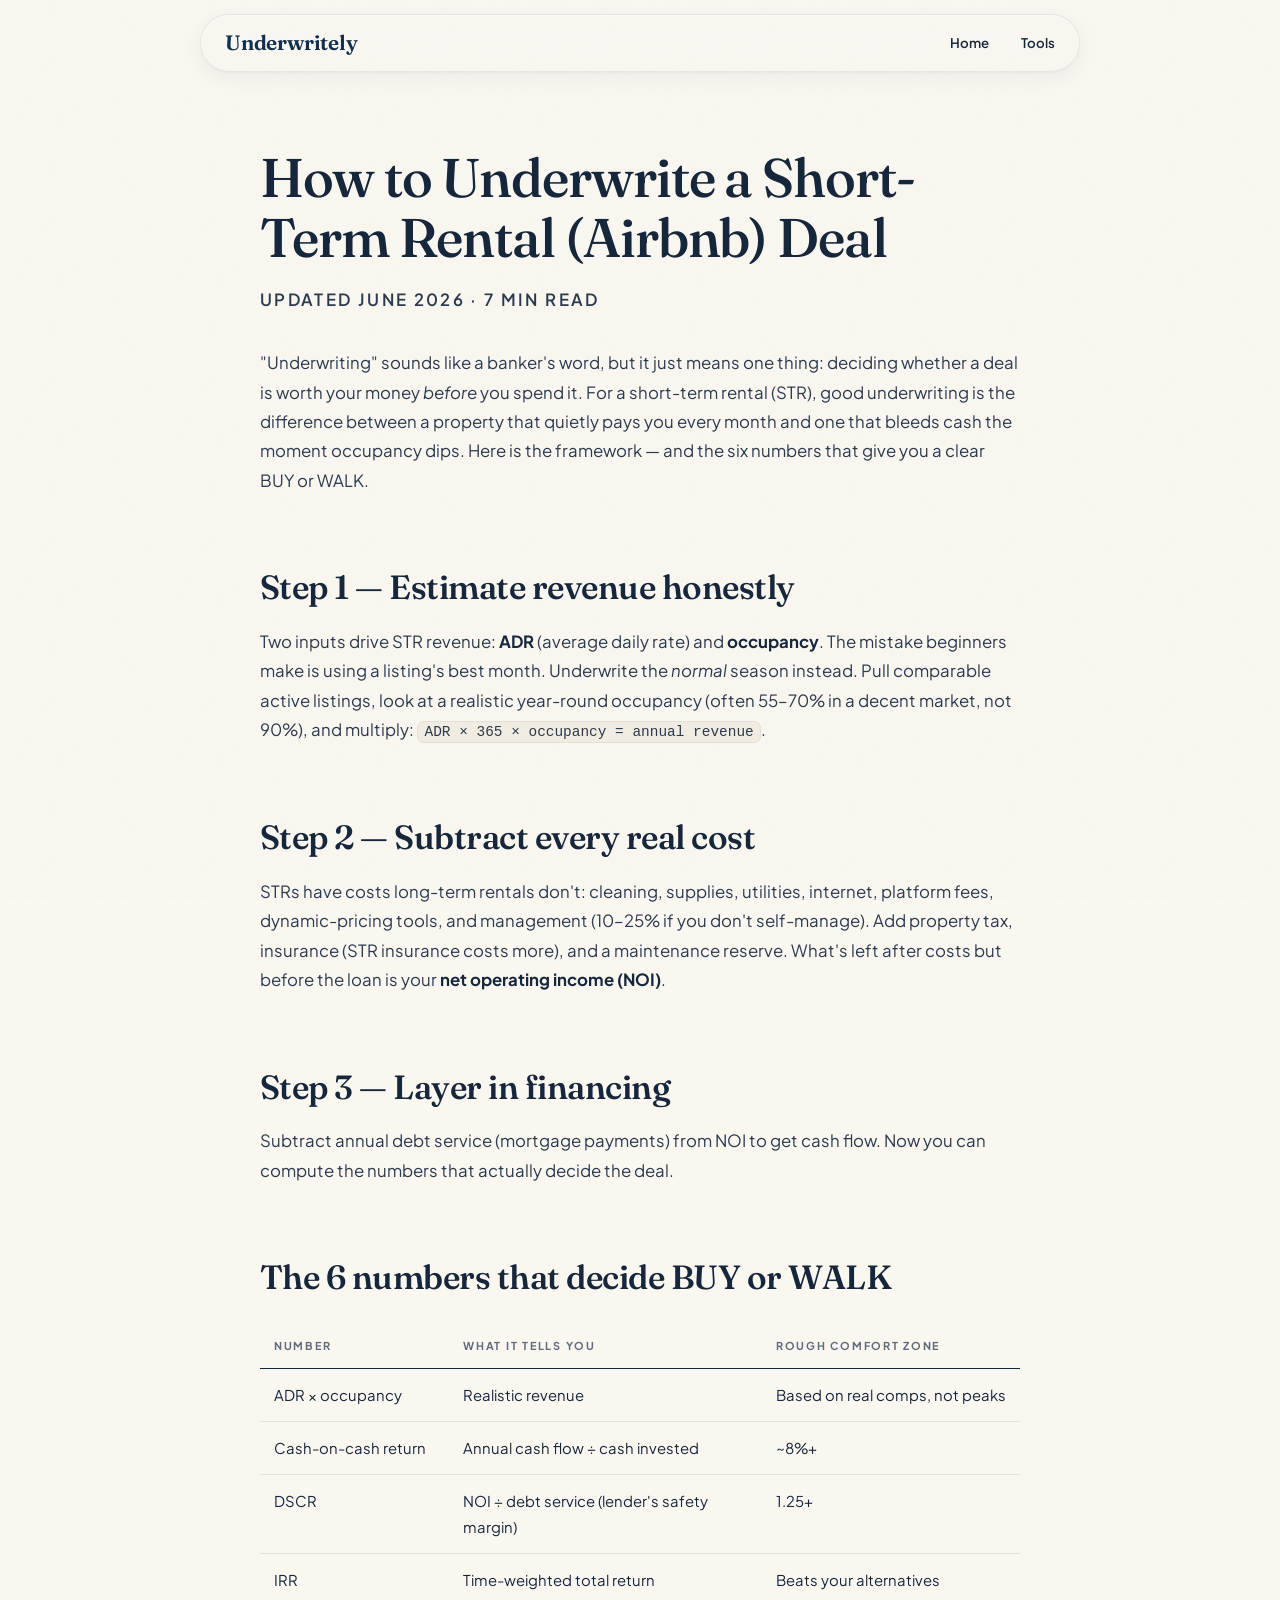
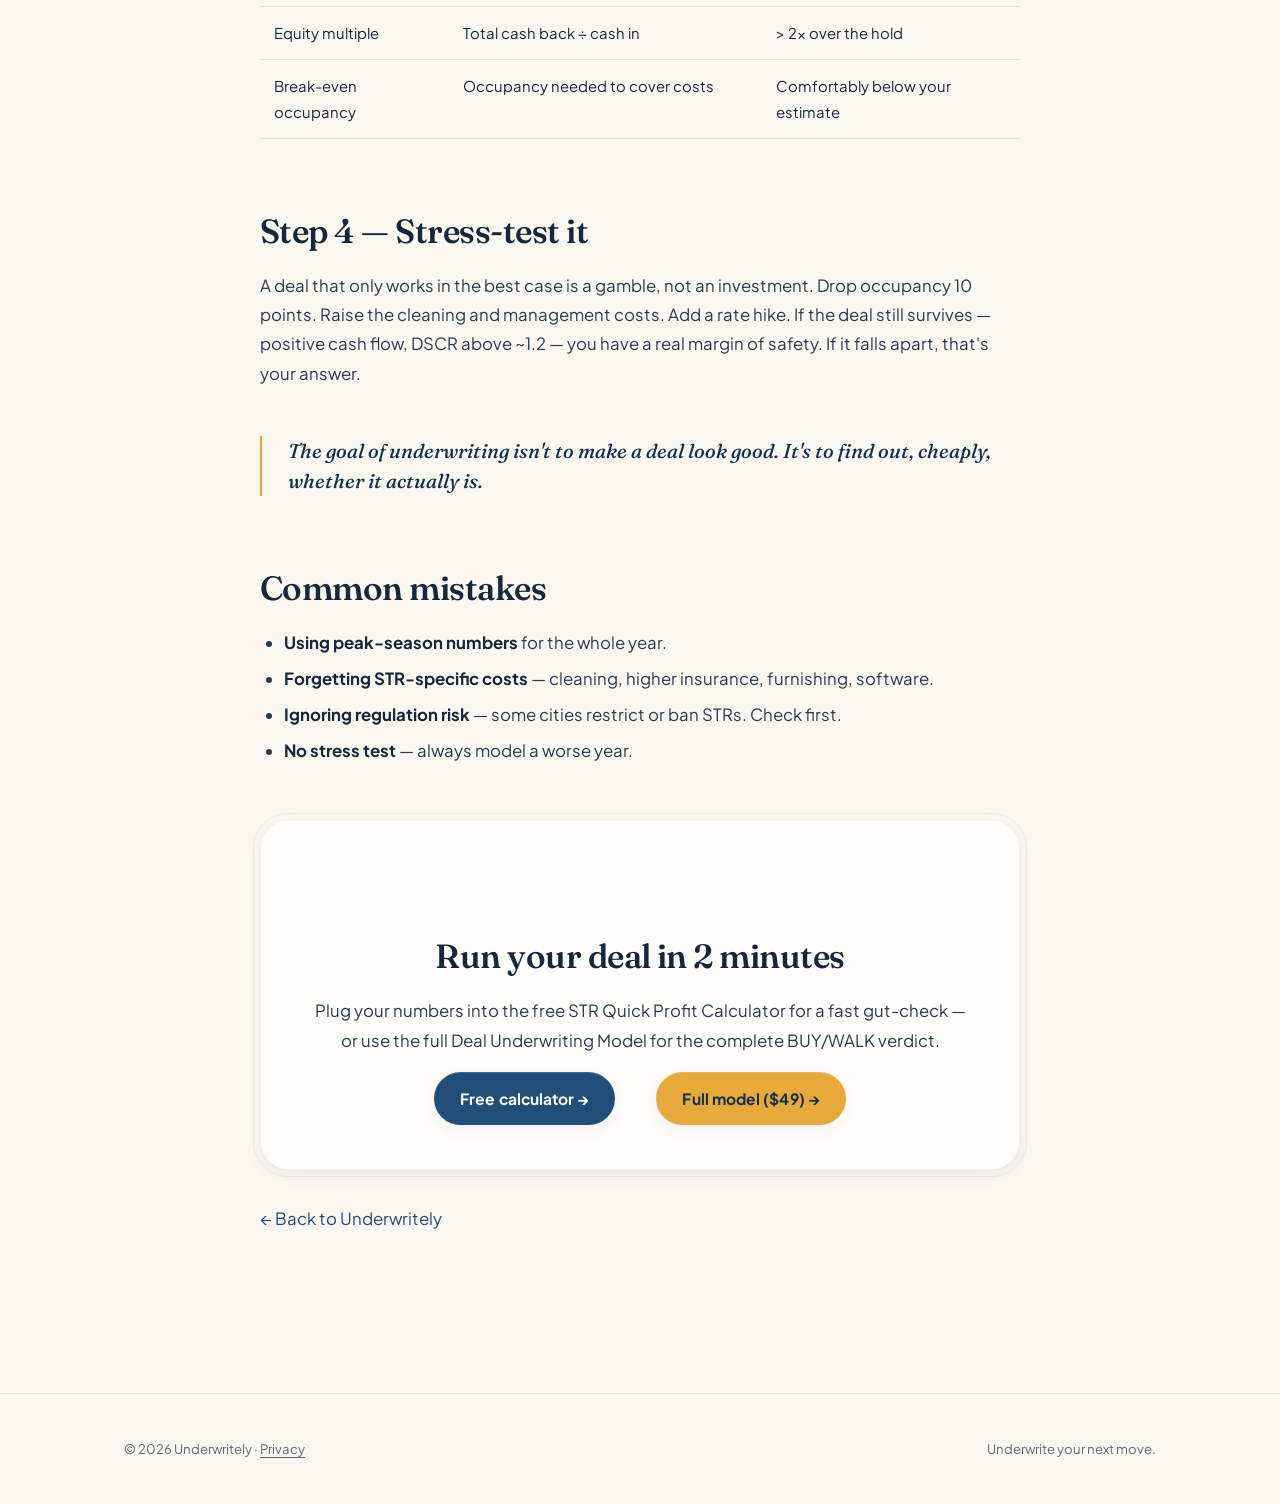
<file: blog/how-to-underwrite-a-short-term-rental.html>
<!doctype html>
<html lang="en">
<head>
<meta charset="utf-8">
<meta name="viewport" content="width=device-width,initial-scale=1">
<title>How to Underwrite a Short-Term Rental (Airbnb) Deal — 6 Numbers</title>
<meta name="description" content="A step-by-step framework to underwrite a short-term rental: the 6 numbers (ADR, occupancy, cash-on-cash, DSCR, IRR, equity multiple) that decide BUY or WALK.">
<link rel="canonical" href="https://underwritely.github.io/blog/how-to-underwrite-a-short-term-rental.html">
<meta property="og:type" content="article">
<meta property="og:title" content="How to Underwrite a Short-Term Rental (Airbnb) Deal">
<meta property="og:description" content="The 6 numbers that decide BUY or WALK on any Airbnb investment.">
<meta property="og:url" content="https://underwritely.github.io/blog/how-to-underwrite-a-short-term-rental.html">
<link rel="preconnect" href="https://fonts.googleapis.com">
<link rel="preconnect" href="https://fonts.gstatic.com" crossorigin>
<link href="https://fonts.googleapis.com/css2?family=Fraunces:ital,opsz,wght,9..144,400..700;1,9..144,400..700&family=Plus+Jakarta+Sans:wght..800&display=swap" rel="stylesheet">
<link rel="stylesheet" href="../assets/style.css">
<script type="application/ld+json">
{"@context":"https://schema.org","@type":"Article",
"headline":"How to Underwrite a Short-Term Rental (Airbnb) Deal",
"author":{"@type":"Organization","name":"Underwritely"},
"publisher":{"@type":"Organization","name":"Underwritely"},
"datePublished":"2026-06-07","dateModified":"2026-06-07",
"mainEntityOfPage":"https://underwritely.github.io/blog/how-to-underwrite-a-short-term-rental.html"}
</script>
</head>
<body>
<header class="site"><div class="wrap">
  <a href="../index.html"><span class="brandmark">Underwritely</span></a>
  <nav><a href="../index.html">Home</a><a href="../index.html#tools">Tools</a></nav>
</div></header>

<div class="wrap"><article class="post">
<h1>How to Underwrite a Short-Term Rental (Airbnb) Deal</h1>
<p class="meta">Updated June 2026 · 7 min read</p>

<p>"Underwriting" sounds like a banker's word, but it just means one thing: deciding whether a deal is worth your money <em>before</em> you spend it. For a short-term rental (STR), good underwriting is the difference between a property that quietly pays you every month and one that bleeds cash the moment occupancy dips. Here is the framework — and the six numbers that give you a clear BUY or WALK.</p>

<h2>Step 1 — Estimate revenue honestly</h2>
<p>Two inputs drive STR revenue: <strong>ADR</strong> (average daily rate) and <strong>occupancy</strong>. The mistake beginners make is using a listing's best month. Underwrite the <em>normal</em> season instead. Pull comparable active listings, look at a realistic year-round occupancy (often 55–70% in a decent market, not 90%), and multiply: <code>ADR × 365 × occupancy = annual revenue</code>.</p>

<h2>Step 2 — Subtract every real cost</h2>
<p>STRs have costs long-term rentals don't: cleaning, supplies, utilities, internet, platform fees, dynamic-pricing tools, and management (10–25% if you don't self-manage). Add property tax, insurance (STR insurance costs more), and a maintenance reserve. What's left after costs but before the loan is your <strong>net operating income (NOI)</strong>.</p>

<h2>Step 3 — Layer in financing</h2>
<p>Subtract annual debt service (mortgage payments) from NOI to get cash flow. Now you can compute the numbers that actually decide the deal.</p>

<h2>The 6 numbers that decide BUY or WALK</h2>
<table>
<tr><th>Number</th><th>What it tells you</th><th>Rough comfort zone</th></tr>
<tr><td>ADR × occupancy</td><td>Realistic revenue</td><td>Based on real comps, not peaks</td></tr>
<tr><td>Cash-on-cash return</td><td>Annual cash flow ÷ cash invested</td><td>~8%+ </td></tr>
<tr><td>DSCR</td><td>NOI ÷ debt service (lender's safety margin)</td><td>1.25+ </td></tr>
<tr><td>IRR</td><td>Time-weighted total return</td><td>Beats your alternatives</td></tr>
<tr><td>Equity multiple</td><td>Total cash back ÷ cash in</td><td>&gt; 2x over the hold</td></tr>
<tr><td>Break-even occupancy</td><td>Occupancy needed to cover costs</td><td>Comfortably below your estimate</td></tr>
</table>

<h2>Step 4 — Stress-test it</h2>
<p>A deal that only works in the best case is a gamble, not an investment. Drop occupancy 10 points. Raise the cleaning and management costs. Add a rate hike. If the deal still survives — positive cash flow, DSCR above ~1.2 — you have a real margin of safety. If it falls apart, that's your answer.</p>

<blockquote>The goal of underwriting isn't to make a deal look good. It's to find out, cheaply, whether it actually is.</blockquote>

<h2>Common mistakes</h2>
<ul>
<li><strong>Using peak-season numbers</strong> for the whole year.</li>
<li><strong>Forgetting STR-specific costs</strong> — cleaning, higher insurance, furnishing, software.</li>
<li><strong>Ignoring regulation risk</strong> — some cities restrict or ban STRs. Check first.</li>
<li><strong>No stress test</strong> — always model a worse year.</li>
</ul>

<div class="cta">
  <h2>Run your deal in 2 minutes</h2>
  <p>Plug your numbers into the free STR Quick Profit Calculator for a fast gut-check — or use the full Deal Underwriting Model for the complete BUY/WALK verdict.</p>
  <p><a class="btn" href="https://underwritely.gumroad.com/l/STRQuickProfitCalculator">Free calculator →</a>　<a class="btn gold" href="https://underwritely.gumroad.com/l/STRDealUnderwritingModel">Full model ($49) →</a></p>
</div>

<p style="margin-top:30px"><a href="../index.html">← Back to Underwritely</a></p>
</article></div>

<footer class="site"><div class="wrap">
  <span>© 2026 Underwritely · <a href="../privacy.html">Privacy</a></span><span>Underwrite your next move.</span>
</div></footer>
</body>
</html>
</file>
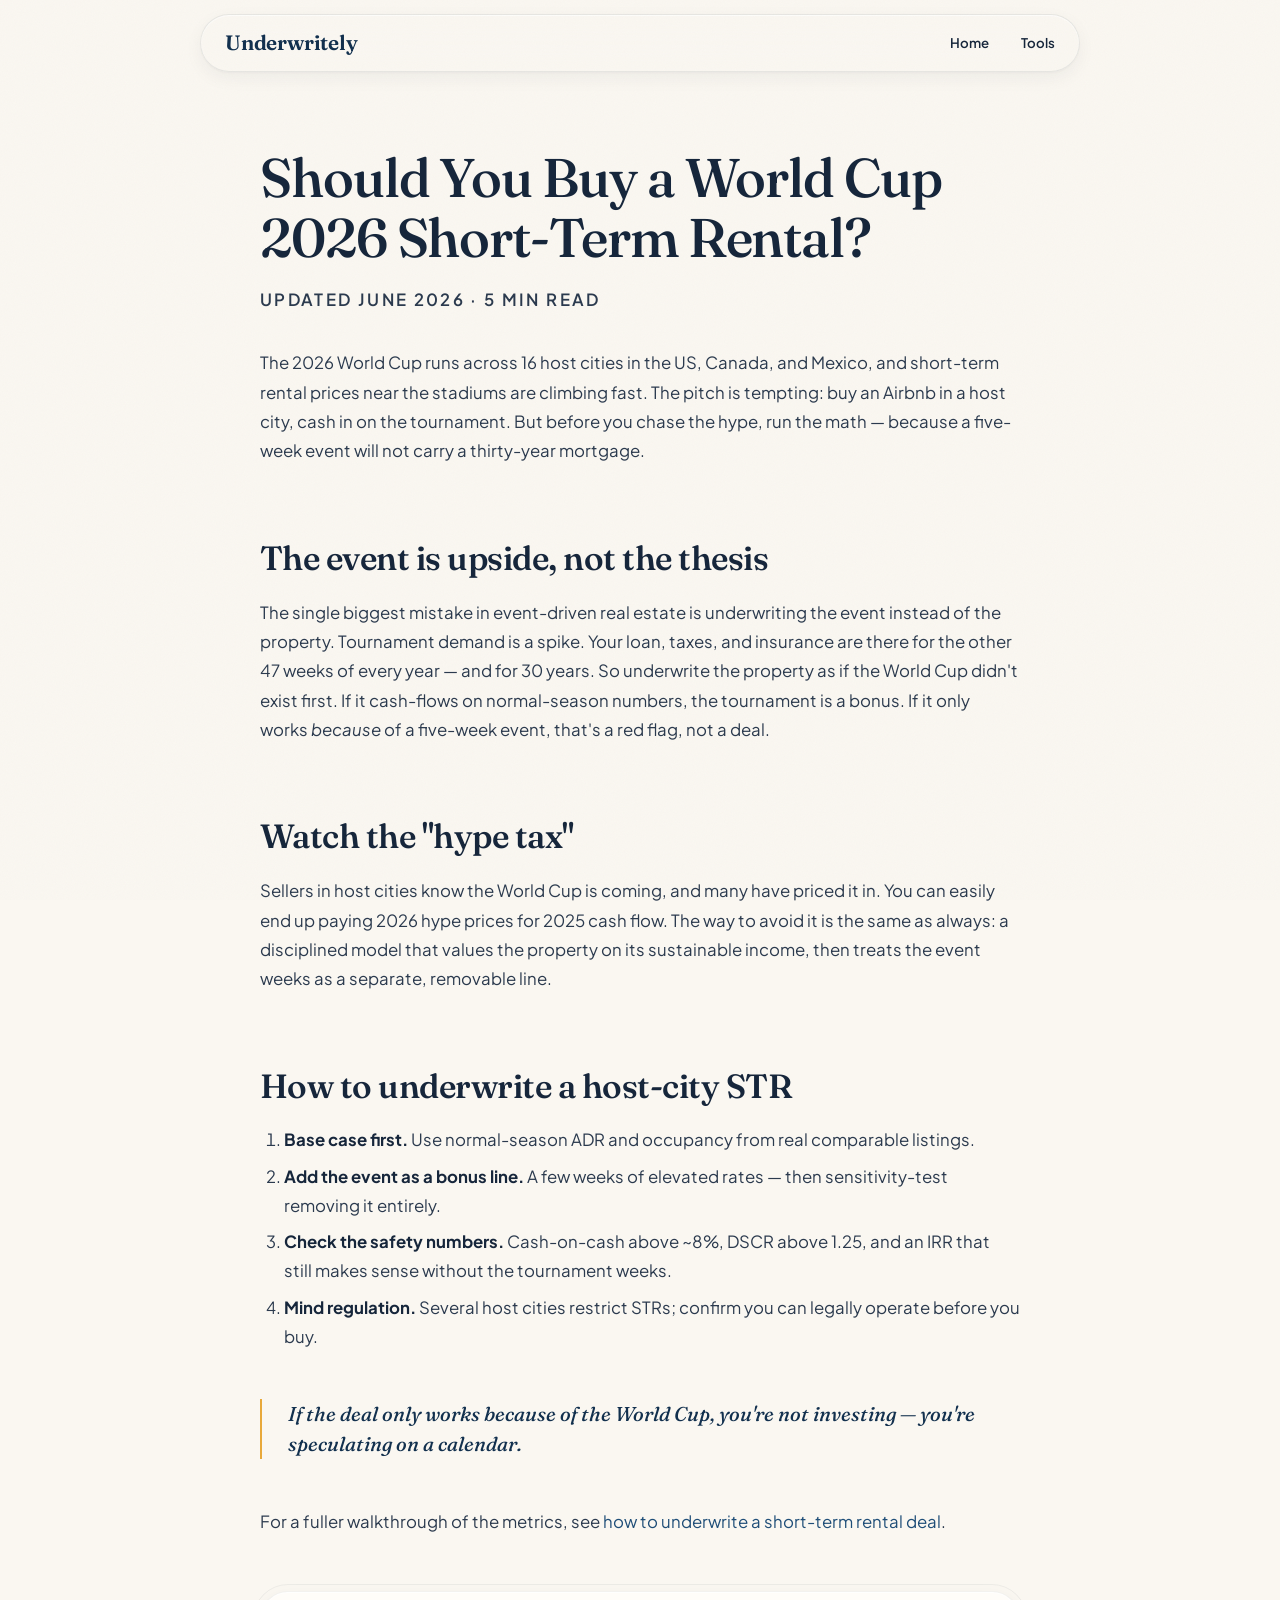
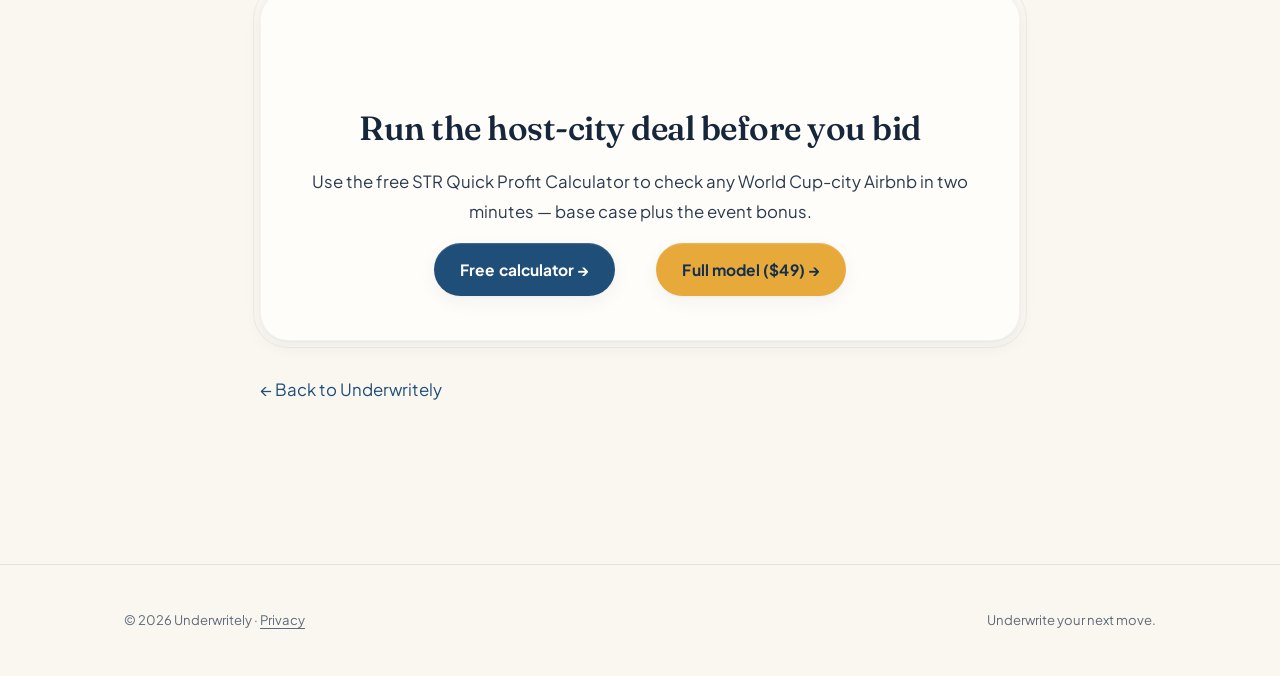
<file: blog/should-you-buy-a-world-cup-2026-str.html>
<!doctype html>
<html lang="en">
<head>
<meta charset="utf-8">
<meta name="viewport" content="width=device-width,initial-scale=1">
<title>Should You Buy a World Cup 2026 Short-Term Rental?</title>
<meta name="description" content="World Cup 2026 spans 16 host cities and Airbnb prices are spiking. Here's how to underwrite a host-city short-term rental before you pay the hype tax.">
<link rel="canonical" href="https://underwritely.github.io/blog/should-you-buy-a-world-cup-2026-str.html">
<meta property="og:type" content="article">
<meta property="og:title" content="Should You Buy a World Cup 2026 Short-Term Rental?">
<meta property="og:description" content="A 5-week event won't carry a 30-year mortgage. Underwrite it first.">
<meta property="og:url" content="https://underwritely.github.io/blog/should-you-buy-a-world-cup-2026-str.html">
<link rel="preconnect" href="https://fonts.googleapis.com">
<link rel="preconnect" href="https://fonts.gstatic.com" crossorigin>
<link href="https://fonts.googleapis.com/css2?family=Fraunces:ital,opsz,wght,9..144,400..700;1,9..144,400..700&family=Plus+Jakarta+Sans:wght..800&display=swap" rel="stylesheet">
<link rel="stylesheet" href="../assets/style.css">
<script type="application/ld+json">
{"@context":"https://schema.org","@type":"Article",
"headline":"Should You Buy a World Cup 2026 Short-Term Rental?",
"author":{"@type":"Organization","name":"Underwritely"},
"publisher":{"@type":"Organization","name":"Underwritely"},
"datePublished":"2026-06-07","dateModified":"2026-06-07",
"mainEntityOfPage":"https://underwritely.github.io/blog/should-you-buy-a-world-cup-2026-str.html"}
</script>
</head>
<body>
<header class="site"><div class="wrap">
  <a href="../index.html"><span class="brandmark">Underwritely</span></a>
  <nav><a href="../index.html">Home</a><a href="../index.html#tools">Tools</a></nav>
</div></header>

<div class="wrap"><article class="post">
<h1>Should You Buy a World Cup 2026 Short-Term Rental?</h1>
<p class="meta">Updated June 2026 · 5 min read</p>

<p>The 2026 World Cup runs across 16 host cities in the US, Canada, and Mexico, and short-term rental prices near the stadiums are climbing fast. The pitch is tempting: buy an Airbnb in a host city, cash in on the tournament. But before you chase the hype, run the math — because a five-week event will not carry a thirty-year mortgage.</p>

<h2>The event is upside, not the thesis</h2>
<p>The single biggest mistake in event-driven real estate is underwriting the event instead of the property. Tournament demand is a spike. Your loan, taxes, and insurance are there for the other 47 weeks of every year — and for 30 years. So underwrite the property as if the World Cup didn't exist first. If it cash-flows on normal-season numbers, the tournament is a bonus. If it only works <em>because</em> of a five-week event, that's a red flag, not a deal.</p>

<h2>Watch the "hype tax"</h2>
<p>Sellers in host cities know the World Cup is coming, and many have priced it in. You can easily end up paying 2026 hype prices for 2025 cash flow. The way to avoid it is the same as always: a disciplined model that values the property on its sustainable income, then treats the event weeks as a separate, removable line.</p>

<h2>How to underwrite a host-city STR</h2>
<ol>
<li><strong>Base case first.</strong> Use normal-season ADR and occupancy from real comparable listings.</li>
<li><strong>Add the event as a bonus line.</strong> A few weeks of elevated rates — then sensitivity-test removing it entirely.</li>
<li><strong>Check the safety numbers.</strong> Cash-on-cash above ~8%, DSCR above 1.25, and an IRR that still makes sense without the tournament weeks.</li>
<li><strong>Mind regulation.</strong> Several host cities restrict STRs; confirm you can legally operate before you buy.</li>
</ol>

<blockquote>If the deal only works because of the World Cup, you're not investing — you're speculating on a calendar.</blockquote>

<p>For a fuller walkthrough of the metrics, see <a href="how-to-underwrite-a-short-term-rental.html">how to underwrite a short-term rental deal</a>.</p>

<div class="cta">
  <h2>Run the host-city deal before you bid</h2>
  <p>Use the free STR Quick Profit Calculator to check any World Cup-city Airbnb in two minutes — base case plus the event bonus.</p>
  <p><a class="btn" href="https://underwritely.gumroad.com/l/STRQuickProfitCalculator">Free calculator →</a>　<a class="btn gold" href="https://underwritely.gumroad.com/l/STRDealUnderwritingModel">Full model ($49) →</a></p>
</div>

<p style="margin-top:30px"><a href="../index.html">← Back to Underwritely</a></p>
</article></div>

<footer class="site"><div class="wrap">
  <span>© 2026 Underwritely · <a href="../privacy.html">Privacy</a></span><span>Underwrite your next move.</span>
</div></footer>
</body>
</html>
</file>
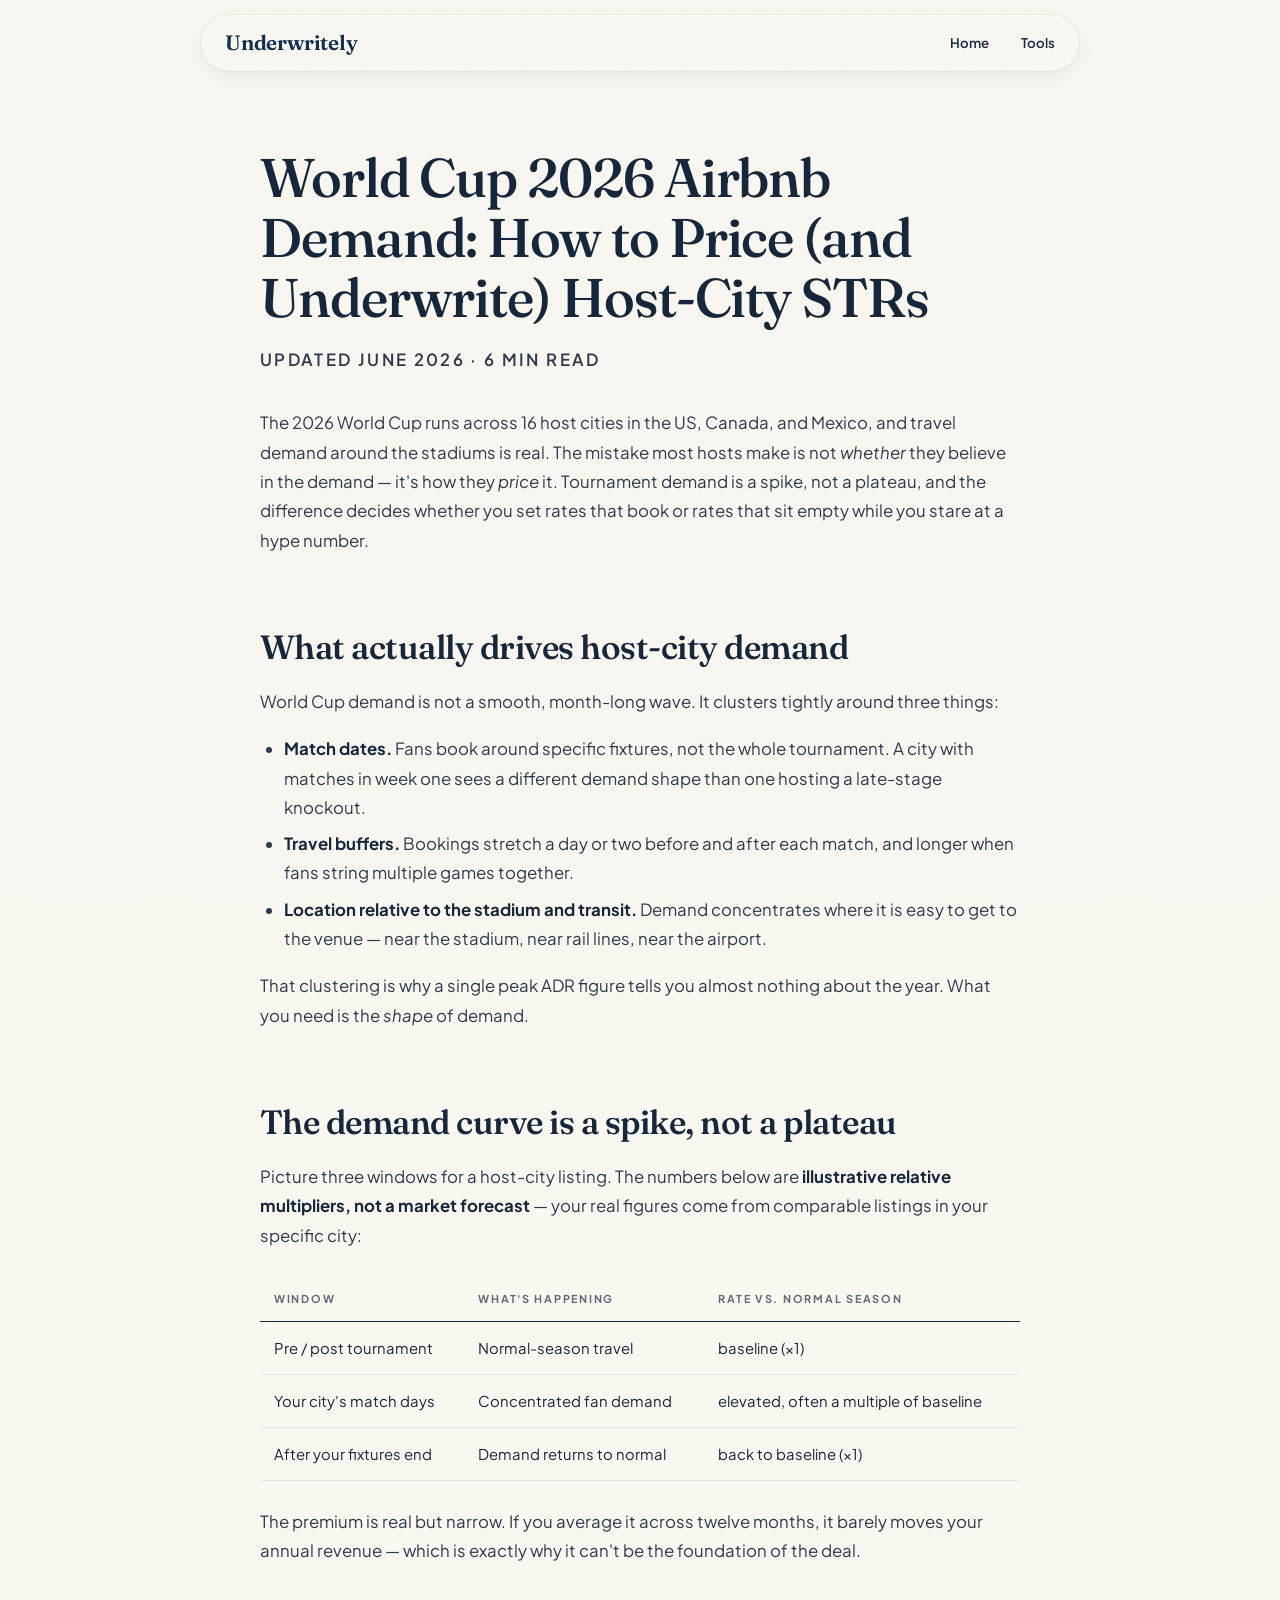
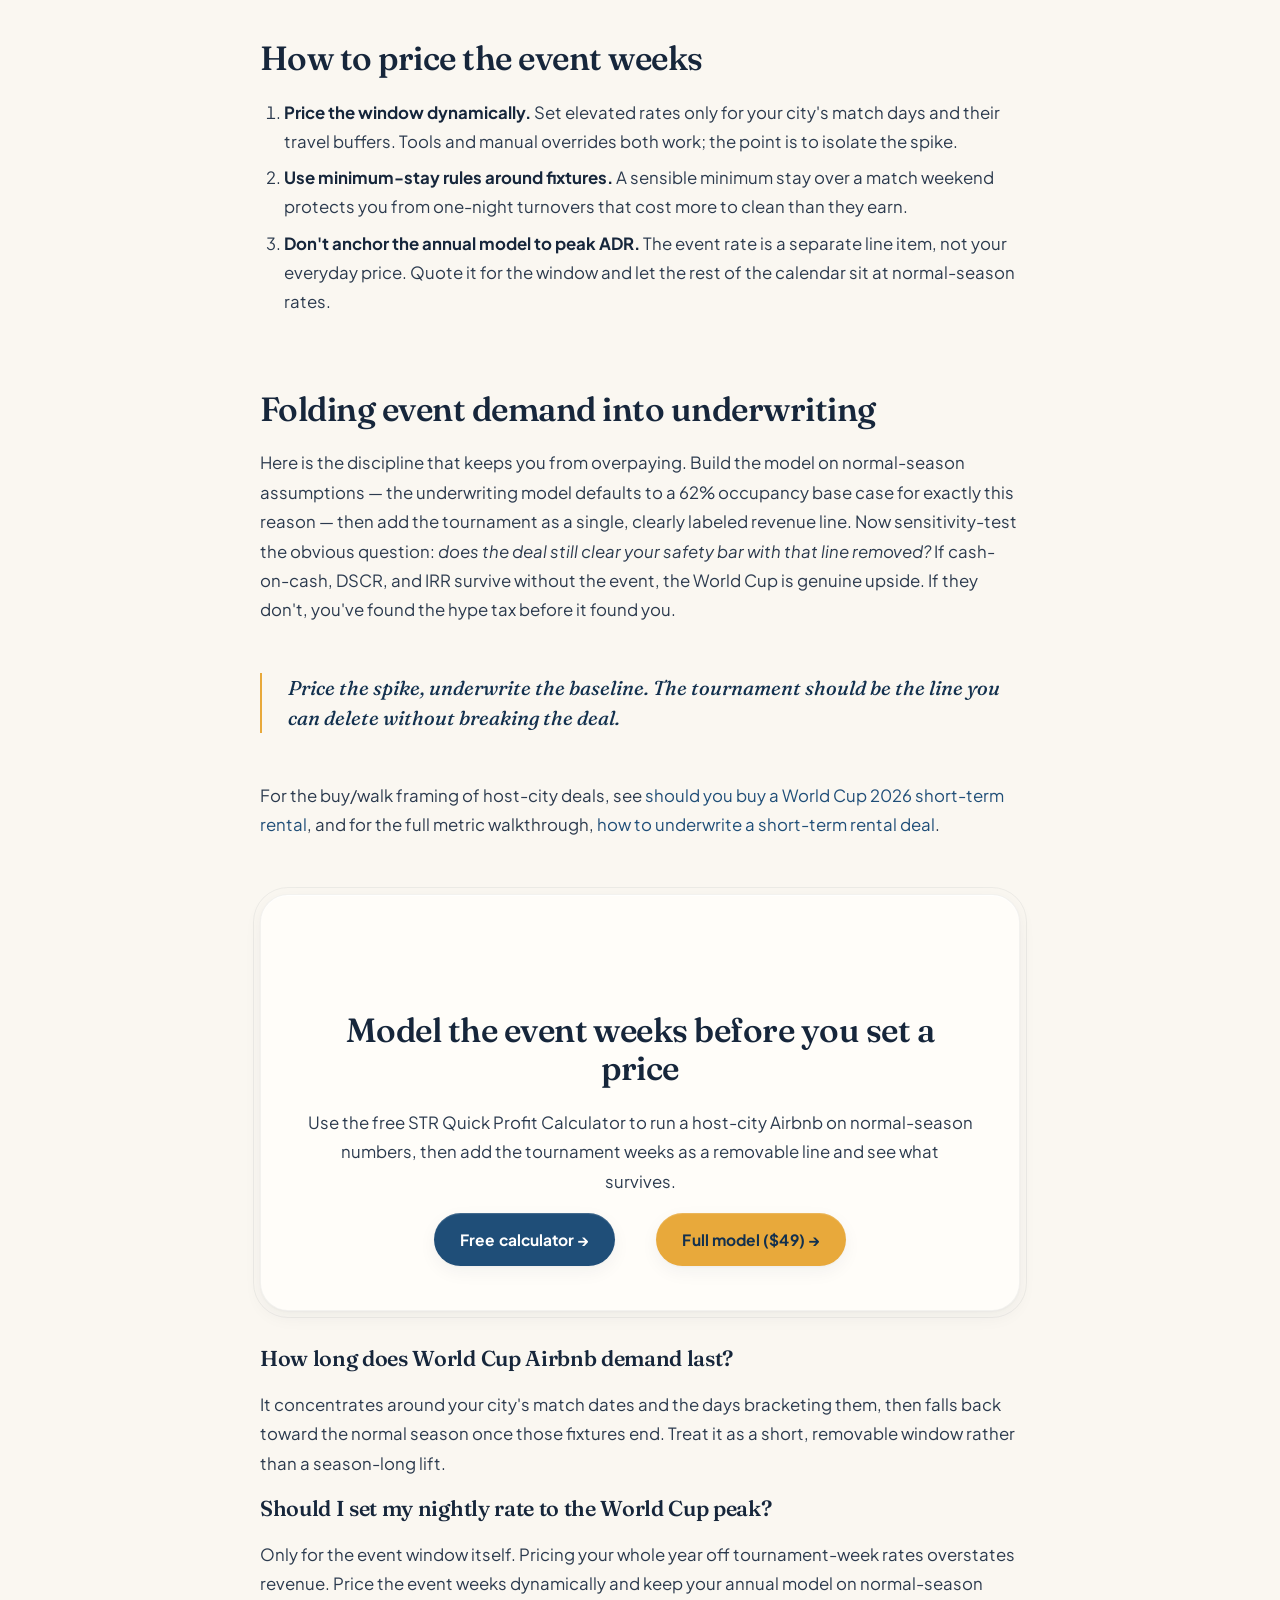
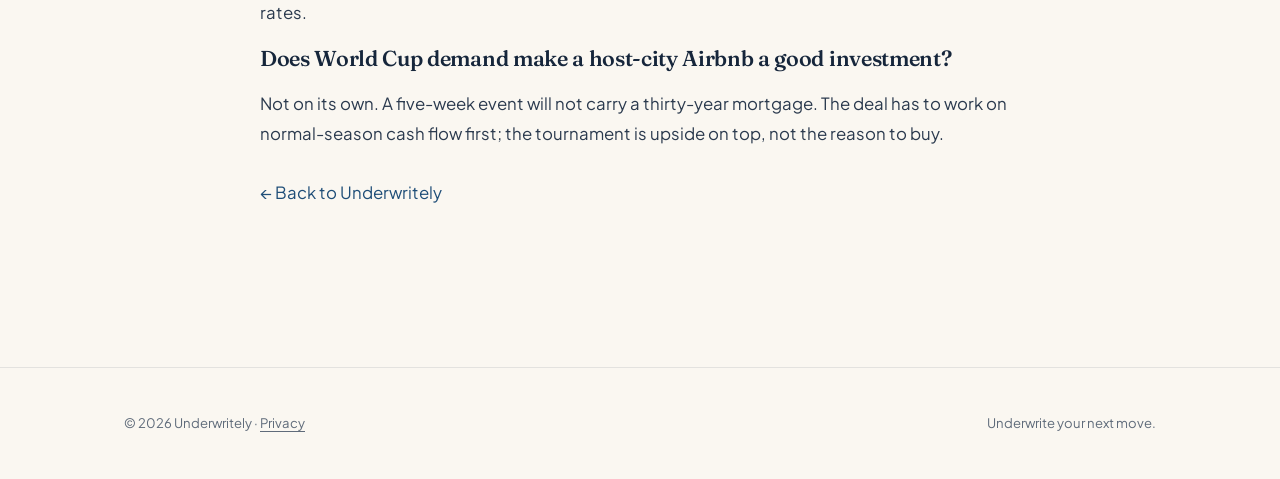
<file: blog/world-cup-2026-airbnb-demand.html>
<!doctype html>
<html lang="en">
<head>
<meta charset="utf-8">
<meta name="viewport" content="width=device-width,initial-scale=1">
<title>World Cup 2026 Airbnb Demand: How to Price Host-City STRs</title>
<meta name="description" content="World Cup 2026 demand is a spike, not a plateau. How to price the event weeks for a host-city Airbnb — and fold them into underwriting without overpaying.">
<link rel="canonical" href="https://underwritely.github.io/blog/world-cup-2026-airbnb-demand.html">
<meta property="og:type" content="article">
<meta property="og:title" content="World Cup 2026 Airbnb Demand: How to Price Host-City STRs">
<meta property="og:description" content="Tournament demand is a removable revenue line, not your thesis. Price it right, underwrite the other 47 weeks.">
<meta property="og:url" content="https://underwritely.github.io/blog/world-cup-2026-airbnb-demand.html">
<link rel="preconnect" href="https://fonts.googleapis.com">
<link rel="preconnect" href="https://fonts.gstatic.com" crossorigin>
<link href="https://fonts.googleapis.com/css2?family=Fraunces:ital,opsz,wght,9..144,400..700;1,9..144,400..700&family=Plus+Jakarta+Sans:wght..800&display=swap" rel="stylesheet">
<link rel="stylesheet" href="../assets/style.css">
<script type="application/ld+json">
{"@context":"https://schema.org","@type":"Article",
"headline":"World Cup 2026 Airbnb Demand: How to Price (and Underwrite) Host-City STRs",
"author":{"@type":"Organization","name":"Underwritely"},
"publisher":{"@type":"Organization","name":"Underwritely"},
"datePublished":"2026-06-13","dateModified":"2026-06-13",
"mainEntityOfPage":"https://underwritely.github.io/blog/world-cup-2026-airbnb-demand.html"}
</script>
<script type="application/ld+json">
{"@context":"https://schema.org","@type":"FAQPage","mainEntity":[
{"@type":"Question","name":"How long does World Cup Airbnb demand last?","acceptedAnswer":{"@type":"Answer","text":"Host-city demand concentrates around the match dates and the days bracketing them, then falls back toward the normal season once a city's fixtures end. Treat it as a short, removable window rather than a season-long lift."}},
{"@type":"Question","name":"Should I set my nightly rate to the World Cup peak?","acceptedAnswer":{"@type":"Answer","text":"Only for the event window itself. Pricing your whole year off tournament-week rates overstates revenue. Price the event weeks dynamically and keep your annual model on normal-season rates."}},
{"@type":"Question","name":"Does World Cup demand make a host-city Airbnb a good investment?","acceptedAnswer":{"@type":"Answer","text":"Not on its own. A five-week event will not carry a thirty-year mortgage. The deal has to work on normal-season cash flow first; the tournament is upside on top, not the reason to buy."}}]}
</script>
</head>
<body>
<header class="site"><div class="wrap">
  <a href="../index.html"><span class="brandmark">Underwritely</span></a>
  <nav><a href="../index.html">Home</a><a href="../index.html#tools">Tools</a></nav>
</div></header>

<div class="wrap"><article class="post">
<h1>World Cup 2026 Airbnb Demand: How to Price (and Underwrite) Host-City STRs</h1>
<p class="meta">Updated June 2026 · 6 min read</p>

<p>The 2026 World Cup runs across 16 host cities in the US, Canada, and Mexico, and travel demand around the stadiums is real. The mistake most hosts make is not <em>whether</em> they believe in the demand — it's how they <em>price</em> it. Tournament demand is a spike, not a plateau, and the difference decides whether you set rates that book or rates that sit empty while you stare at a hype number.</p>

<h2>What actually drives host-city demand</h2>
<p>World Cup demand is not a smooth, month-long wave. It clusters tightly around three things:</p>
<ul>
<li><strong>Match dates.</strong> Fans book around specific fixtures, not the whole tournament. A city with matches in week one sees a different demand shape than one hosting a late-stage knockout.</li>
<li><strong>Travel buffers.</strong> Bookings stretch a day or two before and after each match, and longer when fans string multiple games together.</li>
<li><strong>Location relative to the stadium and transit.</strong> Demand concentrates where it is easy to get to the venue — near the stadium, near rail lines, near the airport.</li>
</ul>
<p>That clustering is why a single peak ADR figure tells you almost nothing about the year. What you need is the <em>shape</em> of demand.</p>

<h2>The demand curve is a spike, not a plateau</h2>
<p>Picture three windows for a host-city listing. The numbers below are <strong>illustrative relative multipliers, not a market forecast</strong> — your real figures come from comparable listings in your specific city:</p>
<table>
<thead><tr><th>Window</th><th>What's happening</th><th>Rate vs. normal season</th></tr></thead>
<tbody>
<tr><td>Pre / post tournament</td><td>Normal-season travel</td><td>baseline (×1)</td></tr>
<tr><td>Your city's match days</td><td>Concentrated fan demand</td><td>elevated, often a multiple of baseline</td></tr>
<tr><td>After your fixtures end</td><td>Demand returns to normal</td><td>back to baseline (×1)</td></tr>
</tbody>
</table>
<p>The premium is real but narrow. If you average it across twelve months, it barely moves your annual revenue — which is exactly why it can't be the foundation of the deal.</p>

<h2>How to price the event weeks</h2>
<ol>
<li><strong>Price the window dynamically.</strong> Set elevated rates only for your city's match days and their travel buffers. Tools and manual overrides both work; the point is to isolate the spike.</li>
<li><strong>Use minimum-stay rules around fixtures.</strong> A sensible minimum stay over a match weekend protects you from one-night turnovers that cost more to clean than they earn.</li>
<li><strong>Don't anchor the annual model to peak ADR.</strong> The event rate is a separate line item, not your everyday price. Quote it for the window and let the rest of the calendar sit at normal-season rates.</li>
</ol>

<h2>Folding event demand into underwriting</h2>
<p>Here is the discipline that keeps you from overpaying. Build the model on normal-season assumptions — the underwriting model defaults to a 62% occupancy base case for exactly this reason — then add the tournament as a single, clearly labeled revenue line. Now sensitivity-test the obvious question: <em>does the deal still clear your safety bar with that line removed?</em> If cash-on-cash, DSCR, and IRR survive without the event, the World Cup is genuine upside. If they don't, you've found the hype tax before it found you.</p>

<blockquote>Price the spike, underwrite the baseline. The tournament should be the line you can delete without breaking the deal.</blockquote>

<p>For the buy/walk framing of host-city deals, see <a href="should-you-buy-a-world-cup-2026-str.html">should you buy a World Cup 2026 short-term rental</a>, and for the full metric walkthrough, <a href="how-to-underwrite-a-short-term-rental.html">how to underwrite a short-term rental deal</a>.</p>

<div class="cta">
  <h2>Model the event weeks before you set a price</h2>
  <p>Use the free STR Quick Profit Calculator to run a host-city Airbnb on normal-season numbers, then add the tournament weeks as a removable line and see what survives.</p>
  <p><a class="btn" href="https://underwritely.gumroad.com/l/STRQuickProfitCalculator">Free calculator →</a>　<a class="btn gold" href="https://underwritely.gumroad.com/l/STRDealUnderwritingModel">Full model ($49) →</a></p>
</div>

<h3>How long does World Cup Airbnb demand last?</h3>
<p>It concentrates around your city's match dates and the days bracketing them, then falls back toward the normal season once those fixtures end. Treat it as a short, removable window rather than a season-long lift.</p>

<h3>Should I set my nightly rate to the World Cup peak?</h3>
<p>Only for the event window itself. Pricing your whole year off tournament-week rates overstates revenue. Price the event weeks dynamically and keep your annual model on normal-season rates.</p>

<h3>Does World Cup demand make a host-city Airbnb a good investment?</h3>
<p>Not on its own. A five-week event will not carry a thirty-year mortgage. The deal has to work on normal-season cash flow first; the tournament is upside on top, not the reason to buy.</p>

<p style="margin-top:30px"><a href="../index.html">← Back to Underwritely</a></p>
</article></div>

<footer class="site"><div class="wrap">
  <span>© 2026 Underwritely · <a href="../privacy.html">Privacy</a></span><span>Underwrite your next move.</span>
</div></footer>
</body>
</html>
</file>
<file: assets/style.css>
/* ============================================================
   Underwritely — Editorial Luxury design system
   Warm paper, high-contrast serif display, navy/gold brand.
   All legacy class names preserved (blog + privacy compatible).
   ============================================================ */

:root{
  /* palette */
  --paper:#FAF7F1;
  --paper-deep:#F2EDE2;
  --ink:#16263B;
  --navy:#1F4E78;
  --navy-deep:#12304E;
  --gold:#E8A93B;
  --gold-soft:#F6E3BF;
  --green:#2E7D32;
  --red:#C62828;
  --muted:#5F6B7A;
  --hairline:rgba(22,38,59,.10);
  --hairline-soft:rgba(22,38,59,.06);

  /* legacy aliases (blog pages reference these) */
  --soft:var(--paper-deep);
  --line:var(--hairline);
  --bg:var(--paper);
  --navy-dark:var(--navy-deep);
  --radius:1.25rem;

  /* type */
  --font-display:"Fraunces",Georgia,"Times New Roman",serif;
  --font-body:"Plus Jakarta Sans","Avenir Next","Segoe UI",sans-serif;
  --text-base:clamp(1.0rem,.95rem + .3vw,1.125rem);
  --text-display:clamp(2.75rem,1.4rem + 5.2vw,5.25rem);
  --text-h2:clamp(1.9rem,1.3rem + 2.2vw,2.9rem);

  /* rhythm */
  --space-section:clamp(5rem,3.5rem + 6vw,9rem);
  --wrap:1080px;
  --wrap-prose:760px;

  /* motion */
  --ease-lux:cubic-bezier(.32,.72,0,1);
  --dur:.7s;

  /* depth — soft diffused, never harsh */
  --shadow-float:
    0 1px 2px rgba(22,38,59,.04),
    0 10px 30px rgba(22,38,59,.07),
    0 30px 80px rgba(22,38,59,.08);
  --shadow-rest:
    0 1px 2px rgba(22,38,59,.03),
    0 6px 18px rgba(22,38,59,.05);
}

*{box-sizing:border-box}
html{scroll-behavior:smooth}
body{
  margin:0;color:var(--ink);background:var(--paper);
  font-family:var(--font-body);
  font-size:var(--text-base);line-height:1.75;
  -webkit-font-smoothing:antialiased;
  text-rendering:optimizeLegibility;
}

/* film grain — fixed, non-interactive, above everything */
body::after{
  content:"";position:fixed;inset:0;z-index:90;pointer-events:none;
  opacity:.035;mix-blend-mode:multiply;
  background-image:url("data:image/svg+xml,%3Csvg xmlns='http://www.w3.org/2000/svg' width='160' height='160'%3E%3Cfilter id='n'%3E%3CfeTurbulence type='fractalNoise' baseFrequency='0.9' numOctaves='2'/%3E%3C/filter%3E%3Crect width='160' height='160' filter='url(%23n)'/%3E%3C/svg%3E");
}

a{color:var(--navy);text-decoration:none;transition:color var(--dur) var(--ease-lux)}
a:hover{color:var(--navy-deep)}
:focus-visible{outline:2px solid var(--gold);outline-offset:3px;border-radius:4px}
::selection{background:var(--gold-soft);color:var(--ink)}

.wrap{max-width:var(--wrap);margin:0 auto;padding:0 24px}

h1,h2,h3{font-family:var(--font-display);font-weight:560;letter-spacing:-.015em;line-height:1.12;margin:0 0 .6em}
h2{font-size:var(--text-h2)}
h3{font-size:1.35rem;line-height:1.3}
em{font-style:italic}
code{
  font-family:ui-monospace,"SF Mono",Menlo,monospace;font-size:.86em;
  background:var(--paper-deep);border:1px solid var(--hairline-soft);
  padding:.12em .45em;border-radius:.45em;white-space:nowrap;
}
@media(max-width:680px){code{white-space:normal}}

/* ============ floating pill nav (shared across all pages) ============ */
header.site{
  position:sticky;top:0;z-index:50;
  background:transparent;border:0;
  padding:14px 16px 6px;
}
header.site .wrap{
  display:flex;align-items:center;justify-content:space-between;
  max-width:880px;height:58px;padding:0 10px 0 24px;
  background:rgba(250,247,241,.72);
  backdrop-filter:blur(18px);-webkit-backdrop-filter:blur(18px);
  border:1px solid rgba(22,38,59,.08);
  border-radius:999px;
  box-shadow:var(--shadow-rest), inset 0 1px 1px rgba(255,255,255,.7);
}
.brandmark{
  font-family:var(--font-display);font-weight:620;font-size:1.3rem;
  color:var(--navy-deep);letter-spacing:-.01em;
  border:0;padding:0;
}
header.site a:has(.brandmark){display:inline-flex;align-items:center}
nav{display:flex;align-items:center;gap:4px}
nav a{
  color:var(--ink);font-weight:600;font-size:.83rem;margin:0;
  padding:8px 14px;border-radius:999px;
  transition:background var(--dur) var(--ease-lux),color var(--dur) var(--ease-lux);
}
nav a:hover{background:rgba(22,38,59,.06);color:var(--navy-deep)}
nav a.nav-cta{background:var(--navy);color:#fff}
nav a.nav-cta:hover{background:var(--navy-deep);color:#fff}

/* ============ buttons — island pills + nested trailing icon ============ */
.btn{
  display:inline-flex;align-items:center;gap:12px;
  background:var(--navy);color:#fff;
  font-weight:700;font-size:.97rem;letter-spacing:.005em;
  padding:10px 12px 10px 24px;border-radius:999px;
  box-shadow:var(--shadow-rest), inset 0 1px 1px rgba(255,255,255,.18);
  transition:transform var(--dur) var(--ease-lux),background var(--dur) var(--ease-lux),box-shadow var(--dur) var(--ease-lux);
}
.btn:hover{background:var(--navy-deep);color:#fff;text-decoration:none;transform:translateY(-1px);box-shadow:var(--shadow-float)}
.btn:active{transform:scale(.98)}
.btn .btn-ico{
  display:inline-flex;align-items:center;justify-content:center;
  width:30px;height:30px;border-radius:999px;
  background:rgba(255,255,255,.16);font-size:.9rem;
  transition:transform var(--dur) var(--ease-lux);
}
.btn:hover .btn-ico{transform:translate(2px,-1px) scale(1.06)}
.btn.gold{background:var(--gold);color:var(--navy-deep)}
.btn.gold:hover{background:#DD9B25;color:var(--navy-deep)}
.btn.gold .btn-ico{background:rgba(18,48,78,.12)}
.btn.ghost{
  background:transparent;color:var(--navy-deep);
  border:1px solid var(--hairline);box-shadow:none;
}
.btn.ghost:hover{background:rgba(22,38,59,.05);transform:translateY(-1px)}
.btn.ghost .btn-ico{background:rgba(22,38,59,.07)}
/* legacy buttons without nested icon (blog CTAs) still read premium */
.cta .btn{padding:13px 26px}

/* eyebrow tag */
.pill{
  display:inline-flex;align-items:center;gap:8px;
  background:transparent;color:var(--navy);
  font-weight:600;font-size:.65rem;letter-spacing:.22em;text-transform:uppercase;
  padding:7px 16px;border-radius:999px;border:1px solid var(--hairline);
  margin-bottom:26px;
}
.pill::before{content:"";width:5px;height:5px;border-radius:99px;background:var(--gold)}

/* ============ sections ============ */
section{padding:var(--space-section) 0}
.center{text-align:center}
.kicker{
  font-size:.65rem;letter-spacing:.24em;text-transform:uppercase;
  font-weight:700;color:var(--muted);margin:0 0 14px;
}
.section-head{max-width:620px;margin-bottom:clamp(2.5rem,2rem + 2vw,4rem)}
.section-head p{color:var(--muted);margin:0;font-size:1.05rem}

/* ============ hero — editorial split ============ */
.hero{padding:clamp(4rem,3rem + 4vw,7rem) 0 var(--space-section);background:transparent;text-align:left}
.hero-split{
  display:grid;grid-template-columns:minmax(0,7fr) minmax(0,5fr);
  gap:clamp(2.5rem,2rem + 3vw,5rem);align-items:center;
}
.hero h1{
  font-size:var(--text-display);font-weight:480;line-height:1.04;
  letter-spacing:-.025em;margin:0 0 .45em;
}
.hero h1 .accent{
  font-style:italic;font-weight:430;color:var(--navy);
  background:linear-gradient(0deg,var(--gold-soft) 0 .28em,transparent .28em);
}
.hero .lead{
  font-size:clamp(1.05rem,1rem + .4vw,1.2rem);color:var(--muted);
  max-width:34em;margin:0 0 2.2rem;
}
.hero-actions{display:flex;flex-wrap:wrap;gap:14px;align-items:center}
.hero-note{font-size:.8rem;color:var(--muted);margin-top:18px}

/* verdict card stack (hero visual) */
.verdict-stack{position:relative;min-height:380px}
.verdict-back{
  position:absolute;inset:8% -4% auto auto;width:78%;
  transform:rotate(3.5deg);
  background:var(--paper-deep);border:1px solid var(--hairline-soft);
  border-radius:1.6rem;padding:22px 26px;
  box-shadow:var(--shadow-rest);
  color:var(--muted);font-size:.8rem;
}
.verdict-back .verdict-chip{background:rgba(198,40,40,.1);color:var(--red)}
/* double-bezel: outer shell */
.shell{
  background:rgba(22,38,59,.045);
  border:1px solid var(--hairline-soft);
  border-radius:2rem;padding:.45rem;
  box-shadow:var(--shadow-float);
}
.shell>.core{
  background:#FFFDF9;
  border:1px solid rgba(22,38,59,.05);
  border-radius:calc(2rem - .45rem);
  box-shadow:inset 0 1px 1px rgba(255,255,255,.9);
}
.verdict-shell{position:relative;width:92%;transform:rotate(-1.2deg)}
.verdict-card{padding:26px 28px}
.verdict-head{
  display:flex;align-items:center;justify-content:space-between;
  padding-bottom:16px;border-bottom:1px solid var(--hairline-soft);
}
.verdict-head span:first-child{
  font-size:.65rem;letter-spacing:.2em;text-transform:uppercase;font-weight:700;color:var(--muted);
}
.verdict-chip{
  font-weight:800;font-size:.8rem;letter-spacing:.08em;
  background:rgba(46,125,50,.12);color:var(--green);
  padding:5px 14px;border-radius:999px;
}
.verdict-metrics{list-style:none;margin:0;padding:8px 0 0}
.verdict-metrics li{
  display:flex;align-items:baseline;justify-content:space-between;
  padding:11px 0;border-bottom:1px solid var(--hairline-soft);
  font-size:.86rem;color:var(--muted);
}
.verdict-metrics li:last-child{border-bottom:0}
.verdict-metrics strong{
  font-family:var(--font-display);font-size:1.25rem;font-weight:600;color:var(--ink);
  font-variant-numeric:tabular-nums;
}
.verdict-foot{
  margin-top:6px;padding-top:14px;border-top:1px solid var(--hairline-soft);
  font-size:.72rem;color:var(--muted);display:flex;justify-content:space-between;
}

/* ============ bento feature grid ============ */
.grid{
  display:grid;grid-template-columns:repeat(12,1fr);
  gap:18px;margin-top:8px;
}
.card{
  grid-column:span 4;
  background:rgba(22,38,59,.045);
  border:1px solid var(--hairline-soft);
  border-radius:1.75rem;padding:.4rem;
  box-shadow:var(--shadow-rest);
  transition:transform var(--dur) var(--ease-lux),box-shadow var(--dur) var(--ease-lux);
}
.card:hover{transform:translateY(-4px);box-shadow:var(--shadow-float)}
.card-core{
  background:#FFFDF9;border:1px solid rgba(22,38,59,.05);
  border-radius:calc(1.75rem - .4rem);
  box-shadow:inset 0 1px 1px rgba(255,255,255,.9);
  padding:26px 26px 28px;height:100%;
}
.card.span-7{grid-column:span 7}
.card.span-5{grid-column:span 5}
.card.span-12{grid-column:span 12}
.card .card-no{
  font-family:var(--font-display);font-style:italic;font-weight:430;
  font-size:.95rem;color:var(--gold);display:block;margin-bottom:14px;
}
.card h3{margin:0 0 8px;font-size:1.3rem}
.card p{margin:0;color:var(--muted);font-size:.95rem}
/* legacy 3-card fallback (if .card used without core wrapper) */
.card>h3:first-child{padding:20px 22px 0}
.card>h3:first-child~p{padding:0 22px 22px}

/* ============ tools / product cards ============ */
.tools-band{background:var(--paper-deep);border-top:1px solid var(--hairline-soft);border-bottom:1px solid var(--hairline-soft)}
.tool-grid{display:grid;grid-template-columns:repeat(12,1fr);gap:18px}
.tool{grid-column:span 6}
.tool .card-core{display:flex;flex-direction:column;gap:14px;padding:30px}
.tool-tag{
  align-self:flex-start;font-size:.62rem;letter-spacing:.2em;text-transform:uppercase;
  font-weight:700;padding:6px 13px;border-radius:999px;
  background:rgba(22,38,59,.06);color:var(--muted);
}
.tool h3{margin:0;font-size:1.55rem}
.tool .price{
  font-family:var(--font-display);font-size:2.1rem;font-weight:560;
  color:var(--ink);line-height:1;
}
.tool .price small{font-family:var(--font-body);font-size:.78rem;font-weight:600;color:var(--muted);margin-left:8px}
.tool p{margin:0;color:var(--muted);font-size:.95rem;flex:1}
.tool .btn{align-self:flex-start;margin-top:6px}
/* flagship — deep navy core */
.tool.flagship .card-core{
  background:linear-gradient(160deg,#1A3B5E 0%,var(--navy-deep) 70%);
  border-color:rgba(255,255,255,.08);
  box-shadow:inset 0 1px 1px rgba(255,255,255,.12);
}
.tool.flagship h3,.tool.flagship .price{color:#FBF8F1}
.tool.flagship p{color:rgba(251,248,241,.72)}
.tool.flagship .price small{color:rgba(251,248,241,.6)}
.tool.flagship .tool-tag{background:rgba(232,169,59,.18);color:var(--gold)}
.tool-list{list-style:none;margin:0;padding:0;font-size:.85rem;color:rgba(251,248,241,.78)}
.tool-list li{padding:7px 0;border-bottom:1px solid rgba(255,255,255,.08);display:flex;gap:10px}
.tool-list li:last-child{border-bottom:0}
.tool-list li::before{content:"—";color:var(--gold)}

/* ============ guides — editorial index ============ */
.guide-list{border-top:1px solid var(--hairline)}
.guide-list a{
  display:flex;align-items:baseline;gap:clamp(16px,3vw,38px);
  padding:26px 6px;border-bottom:1px solid var(--hairline);
  color:var(--ink);
  transition:padding var(--dur) var(--ease-lux),background var(--dur) var(--ease-lux);
}
.guide-list a:hover{background:rgba(22,38,59,.025);padding-left:14px}
.guide-no{
  font-family:var(--font-display);font-style:italic;font-weight:430;
  color:var(--gold);font-size:1rem;min-width:2.2em;
}
.guide-title{
  font-family:var(--font-display);font-weight:540;
  font-size:clamp(1.15rem,1rem + 1vw,1.7rem);line-height:1.25;flex:1;
  letter-spacing:-.01em;
}
.guide-arrow{
  font-size:1.1rem;color:var(--muted);
  transition:transform var(--dur) var(--ease-lux),color var(--dur) var(--ease-lux);
}
.guide-list a:hover .guide-arrow{transform:translateX(6px);color:var(--navy)}

/* ============ article / blog pages ============ */
article.post{padding:clamp(3rem,2rem + 3vw,5rem) 0 10px;max-width:var(--wrap-prose);margin:0 auto}
article.post h1{
  font-size:clamp(2.1rem,1.4rem + 3vw,3.4rem);font-weight:520;
  line-height:1.1;letter-spacing:-.02em;margin:0 0 14px;
}
article.post h2{font-size:clamp(1.5rem,1.2rem + 1.4vw,2.1rem);margin-top:2.2em}
.meta{
  color:var(--muted);font-size:.78rem;font-weight:600;
  letter-spacing:.14em;text-transform:uppercase;margin-bottom:34px;
}
article.post p,article.post li{font-size:1.05rem;color:#2B3A4E}
article.post ul,article.post ol{padding-left:24px}
article.post li{margin-bottom:.4em}
article.post strong{color:var(--ink)}

/* tables — hairline rows, no boxed grid */
table{border-collapse:collapse;width:100%;margin:26px 0;font-size:.93rem}
th,td{border:0;border-bottom:1px solid var(--hairline);padding:13px 14px;text-align:left;vertical-align:top}
th{
  background:transparent;font-size:.68rem;letter-spacing:.16em;
  text-transform:uppercase;color:var(--muted);font-weight:700;
  border-bottom:1px solid var(--ink);
}
tr:hover td{background:rgba(22,38,59,.02)}

/* pull-quote */
blockquote{
  border:0;margin:2.4em 0;padding:0 0 0 26px;
  border-left:2px solid var(--gold);background:transparent;
  font-family:var(--font-display);font-style:italic;font-weight:460;
  font-size:1.25rem;line-height:1.5;color:var(--navy-deep);
}

/* CTA band (blog) — double-bezel via offset outline */
.cta{
  background:#FFFDF9;border:1px solid rgba(22,38,59,.05);
  border-radius:1.75rem;padding:clamp(28px,4vw,44px);
  text-align:center;margin:54px 0 34px;
  outline:1px solid var(--hairline-soft);outline-offset:6px;
  box-shadow:var(--shadow-rest), inset 0 1px 1px rgba(255,255,255,.9);
}
.cta h2{margin-top:0;font-size:1.7rem}
.cta p{color:var(--muted)}
.cta p:last-child{display:flex;flex-wrap:wrap;gap:12px;justify-content:center;margin-bottom:0}

/* ============ footer ============ */
footer.site{
  border-top:1px solid var(--hairline);color:var(--muted);font-size:.82rem;
  padding:44px 0;margin-top:var(--space-section);background:transparent;
}
footer.site .wrap{
  max-width:var(--wrap);display:flex;justify-content:space-between;
  align-items:baseline;flex-wrap:wrap;gap:12px;
}
footer.site .foot-brand{font-family:var(--font-display);font-weight:600;font-size:1rem;color:var(--navy-deep)}
footer.site a{color:var(--muted);text-decoration:underline;text-underline-offset:3px}
footer.site a:hover{color:var(--navy)}

/* ============ scroll reveal (progressive enhancement) ============ */
html.js .reveal{
  opacity:0;transform:translateY(28px);filter:blur(6px);
  transition:opacity .9s var(--ease-lux),transform .9s var(--ease-lux),filter .9s var(--ease-lux);
  transition-delay:var(--reveal-delay,0s);
  will-change:transform,opacity;
}
html.js .reveal.is-in{opacity:1;transform:none;filter:none;will-change:auto}

/* ============ responsive ============ */
@media(max-width:880px){
  .hero-split{grid-template-columns:1fr;gap:3rem}
  .verdict-stack{max-width:440px}
  .card,.card.span-7,.card.span-5,.card.span-12{grid-column:span 12}
  .tool{grid-column:span 12}
  nav a{padding:8px 10px;font-size:.78rem}
}
@media(max-width:680px){
  .wrap{padding:0 18px}
  header.site{padding:10px 10px 4px}
  header.site .wrap{height:52px;padding:0 8px 0 18px}
  .brandmark{font-size:1.12rem}
  nav a.nav-cta{display:none}
  .hero-actions .btn{width:100%;justify-content:space-between}
  .verdict-stack{min-height:0}
  .verdict-back{display:none}
  .verdict-shell{width:100%;transform:none}
  .guide-list a{gap:14px;padding:20px 2px}
  footer.site .wrap{flex-direction:column}
}

/* ============ reduced motion ============ */
@media(prefers-reduced-motion:reduce){
  html{scroll-behavior:auto}
  *,*::before,*::after{transition-duration:.01ms!important;animation-duration:.01ms!important}
  html.js .reveal{opacity:1;transform:none;filter:none}
}
</file>
